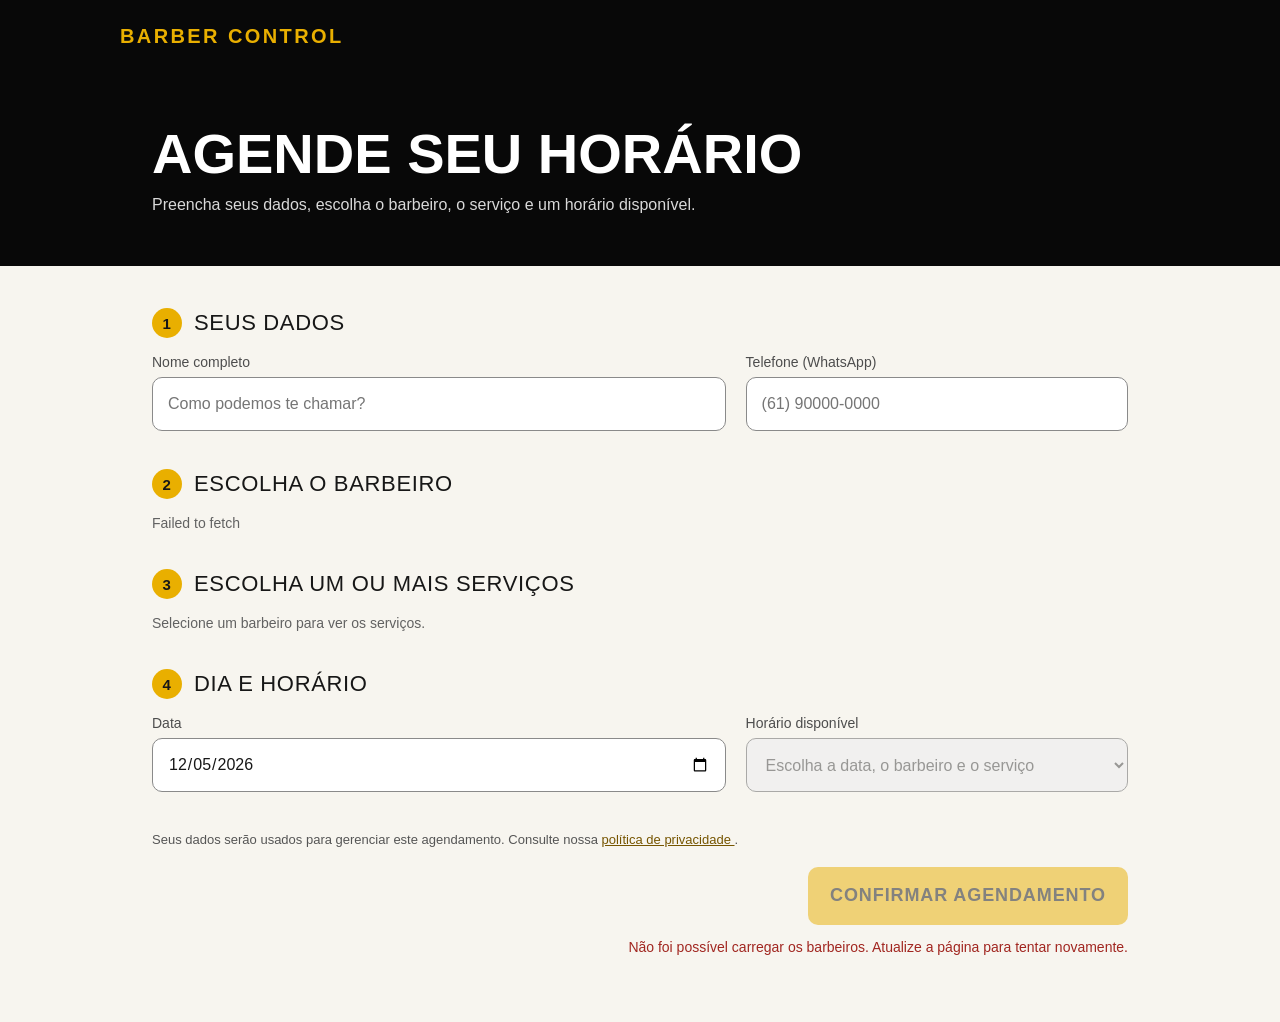
<file: Frontend/agendamento-cliente.html>
<!doctype html>
<html lang="pt-BR">
  <head>
    <meta charset="UTF-8" />
    <meta name="viewport" content="width=device-width, initial-scale=1.0" />
    <meta
      name="description"
      content="Escolha seu barbeiro, serviço e horário para agendar na barbearia."
    />
    <link rel="stylesheet" href="css/agendamento-cliente.css" />
    <title>Agende seu horário</title>
  </head>
  <body>
    <div class="page">
      <nav class="topbar" aria-label="Barbearia">
        <a class="brand" href="home.html" id="nome-barbearia">Barber Control</a>
      </nav>

      <header class="hero">
        <div class="hero-inner">
          <div class="shop-info" id="barbearia-info" hidden>
            <img id="barbearia-foto" alt="Foto da barbearia" hidden />
            <p id="barbearia-endereco"></p>
          </div>
          <h1>Agende seu horário</h1>
          <p>Preencha seus dados, escolha o barbeiro, o serviço e um horário disponível.</p>
        </div>
      </header>

      <main>
        <form id="booking-form" class="booking-form">
          <fieldset class="booking-step">
            <legend><span class="step-number">1</span> Seus dados</legend>
            <div class="customer-fields">
              <div class="field">
                <label for="nome">Nome completo</label>
                <input
                  id="nome"
                  name="nome"
                  type="text"
                  placeholder="Como podemos te chamar?"
                  minlength="2"
                  maxlength="100"
                  autocomplete="name"
                  required
                />
              </div>
              <div class="field">
                <label for="telefone">Telefone (WhatsApp)</label>
                <input
                  id="telefone"
                  name="telefone"
                  type="tel"
                  placeholder="(61) 90000-0000"
                  maxlength="15"
                  autocomplete="tel"
                  required
                />
              </div>
            </div>
          </fieldset>

          <fieldset class="booking-step">
            <legend><span class="step-number">2</span> Escolha o barbeiro</legend>
            <div class="barber-options" id="barbeiros">
              <p class="loading-message">Carregando barbeiros...</p>
            </div>
          </fieldset>

          <fieldset class="booking-step">
            <legend><span class="step-number">3</span> Escolha um ou mais serviços</legend>
            <div class="service-options" id="servicos">
              <p class="loading-message">Selecione um barbeiro para ver os serviços.</p>
            </div>
          </fieldset>

          <fieldset class="booking-step">
            <legend><span class="step-number">4</span> Dia e horário</legend>
            <div class="date-fields">
              <div class="field">
                <label for="data">Data</label>
                <input id="data" name="data" type="date" required />
              </div>
              <div class="field">
                <label for="hora">Horário disponível</label>
                <select id="hora" name="hora" required disabled>
                  <option value="">Escolha a data, o barbeiro e o serviço</option>
                </select>
              </div>
            </div>
          </fieldset>

          <div class="form-footer">
            <p class="privacy-notice">
              Seus dados serão usados para gerenciar este agendamento.
              Consulte nossa
              <a href="politica-privacidade.html?origem=cliente" target="_blank" rel="noopener">
                política de privacidade
              </a>.
            </p>
            <button type="submit" id="btn-agendar" disabled>Confirmar agendamento</button>
            <p id="form-message" role="status" aria-live="polite"></p>
          </div>
        </form>
      </main>
    </div>
    <script src="js/config.js"></script>
    <script src="js/agendamento-cliente.js"></script>
  </body>
</html>
</file>
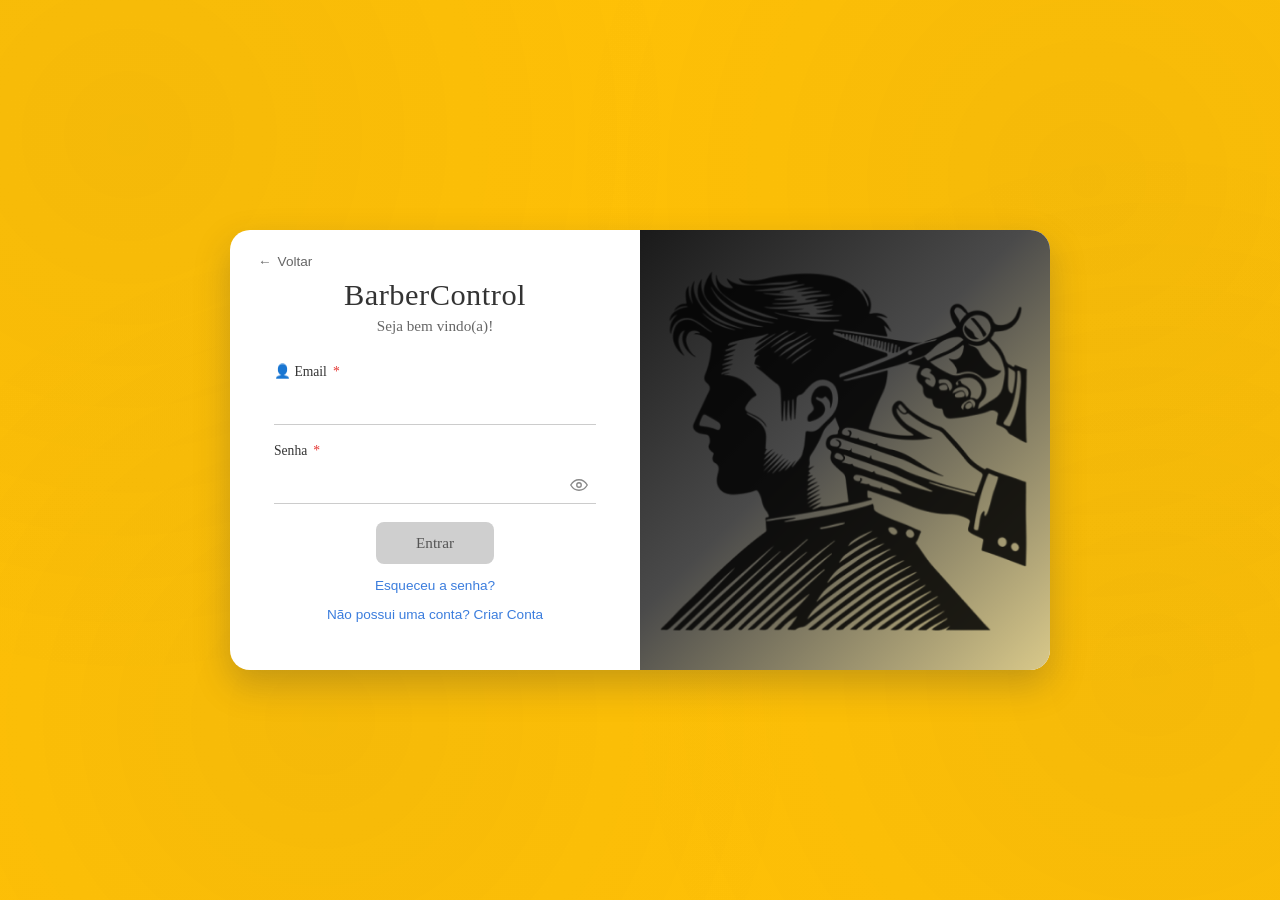
<file: Frontend/agendamento.html>
<!doctype html>
<html lang="pt-BR">
  <head>
    <meta charset="UTF-8" />
    <meta name="viewport" content="width=device-width, initial-scale=1.0" />
    <link
      rel="stylesheet"
      href="https://cdnjs.cloudflare.com/ajax/libs/font-awesome/6.4.0/css/all.min.css"
    />

    <link rel="stylesheet" href="css/style.css" />
    <title>Agendamentos - Barber Control</title>
  </head>
  <body>
    <aside class="sidebar">
      <div class="profile-container">
        <div class="profile-avatar">
          <i class="fa-solid fa-user"></i>
        </div>
        <div class="profile-name" id="profile-name">Fulano</div>
      </div>

      <ul class="nav-menu">
        <li class="nav-item">
          <a href="index.html" class="nav-link"
            ><i class="fa-solid fa-house"></i> Início</a
          >
        </li>
        <li class="nav-item">
          <a href="#" class="nav-link active"
            ><i class="fa-regular fa-calendar-days"></i> Agendamentos</a
          >
        </li>
        <li class="nav-item">
          <a href="servicos.html" class="nav-link"
            ><i class="fa-solid fa-bars"></i> Serviços</a
          >
        </li>
        <li class="nav-item">
          <a href="barbeiros.html" class="nav-link"
            ><i class="fa-solid fa-user-group"></i> Barbeiros</a
          >
        </li>
        <li class="nav-item nav-financeiro">
          <button
            type="button"
            class="nav-link nav-financeiro-toggle"
            aria-expanded="false"
          >
            <i class="fa-solid fa-wallet"></i> Financeiro
            <i
              class="fa-solid fa-chevron-down nav-financeiro-chevron"
              aria-hidden="true"
            ></i>
          </button>
          <ul class="nav-financeiro-submenu">
            <li><a href="financeiro-entradas.html">Entrada</a></li>
            <li><a href="financeiro-saidas.html">Saída</a></li>
          </ul>
        </li>
        <li class="nav-item" style="border: none">
          <a href="login.html" id="btn-logout" class="nav-link"
            ><i class="fa-solid fa-arrow-right-from-bracket"></i> Sair</a
          >
        </li>
      </ul>
    </aside>

    <main class="main-content">
      <div class="conteudo-agendamento">
        <div class="welcome-header">
          <h1>Novo agendamento</h1>
          <p>
            Calendário do mês. Selecione um dia para ver e registrar horários
          </p>
        </div>

        <div class="agendamento-grid">
          <div class="calendario">
            <div class="calendario-header">
              <h2 id="mes-titulo">Agosto 2026</h2>
              <span class="contador" id="total-mes"
                >14 agendamentos no mês</span
              >
            </div>

            <div class="calendario-grid" id="calendario">
              <!-- dias preenchidos via JS -->
            </div>
          </div>

          <div class="coluna-lateral">
            <div class="seletor-agenda-barbeiro">
              <label for="barbeiro-agenda">Agenda do barbeiro</label>
              <select id="barbeiro-agenda" required>
                <option value="todos">Todas as agendas</option>
              </select>
              <p>
                Para criar um agendamento, selecione um barbeiro específico.
              </p>
            </div>
            <div class="novo-agendamento">
              <h3>Novo Agendamento</h3>
              <p class="subtitulo" id="dia-selecionado-label">Dia 14/08/2026</p>

              <form id="form-novo-agendamento">
                <div class="campo">
                  <label for="cliente-nome">Cliente</label>
                  <input type="text" id="cliente-nome" required />
                </div>

                <div class="campo">
                  <label for="horario">Horário</label>
                  <select id="horario"></select>
                </div>

                <fieldset class="campo servicos-multiplos">
                  <legend>Serviços</legend>
                  <div class="servicos-opcoes" id="servicos-opcoes"></div>
                </fieldset>

                <button type="submit" class="btn-agendar">+ Agendar</button>
              </form>
            </div>

            <div class="agenda-do-dia">
              <h3 id="agenda-dia-titulo">Agenda do dia 14/08</h3>
              <div class="agenda-lista" id="agenda-lista">
                <p class="agenda-vazia">
                  Nenhum horário agendado para este dia.
                </p>
              </div>
            </div>

            <div class="agenda-do-dia">
              <h3>Horários indisponíveis</h3>
              <form id="form-bloqueio">
                <div class="campo-linha">
                  <div class="campo">
                    <label for="bloqueio-inicio">Das</label>
                    <select id="bloqueio-inicio"></select>
                  </div>
                  <div class="campo">
                    <label for="bloqueio-fim">Até</label>
                    <select id="bloqueio-fim"></select>
                  </div>
                </div>
                <button type="submit" class="btn-agendar">Bloquear horário</button>
              </form>
              <div class="agenda-lista" id="bloqueios-lista" style="margin-top: 14px"></div>
            </div>

            <div
              class="modal"
              id="modal-edicao"
              role="dialog"
              aria-modal="true"
              aria-labelledby="modal-edicao-titulo"
            >
              <div class="modal-content modal-edicao-content">
                <h3 id="modal-edicao-titulo">Editar agendamento</h3>
                <form id="form-edicao-agendamento">
                  <div class="campo">
                    <label for="edicao-cliente-nome">Cliente</label>
                    <input type="text" id="edicao-cliente-nome" required />
                  </div>
                  <fieldset class="campo servicos-multiplos">
                    <legend>Serviços</legend>
                    <div
                      class="servicos-opcoes"
                      id="edicao-servicos-opcoes"
                    ></div>
                  </fieldset>
                  <div class="campo">
                    <label for="edicao-data-hora">Data e horário</label>
                    <input
                      type="datetime-local"
                      id="edicao-data-hora"
                      required
                    />
                  </div>
                  <div class="modal-actions">
                    <button
                      type="button"
                      class="btn-cancel"
                      id="btn-cancelar-edicao"
                    >
                      Cancelar
                    </button>
                    <button
                      type="submit"
                      class="btn-save"
                      id="btn-salvar-edicao"
                    >
                      Salvar
                    </button>
                  </div>
                </form>
              </div>
            </div>

            <div
              class="modal"
              id="modal-conclusao"
              role="dialog"
              aria-modal="true"
              aria-labelledby="modal-conclusao-titulo"
            >
              <div class="modal-content modal-edicao-content">
                <h3 id="modal-conclusao-titulo">Concluir atendimento</h3>
                <p>
                  Escolha a forma de pagamento para registrar esta entrada no
                  financeiro.
                </p>
                <form id="form-conclusao">
                  <div class="campo">
                    <label for="conclusao-forma-pagamento"
                      >Forma de pagamento</label
                    >
                    <select id="conclusao-forma-pagamento" required>
                      <option value="">Selecione</option>
                      <option value="DINHEIRO">Dinheiro</option>
                      <option value="PIX">Pix</option>
                      <option value="DEBITO">Débito</option>
                      <option value="CREDITO">Crédito</option>
                    </select>
                  </div>
                  <p
                    class="servico-form-erro"
                    id="conclusao-feedback"
                    role="alert"
                  ></p>
                  <div class="modal-actions">
                    <button
                      type="button"
                      class="btn-cancel"
                      id="btn-cancelar-conclusao"
                    >
                      Cancelar
                    </button>
                    <button
                      type="submit"
                      class="btn-save"
                      id="btn-confirmar-conclusao"
                    >
                      Concluir atendimento
                    </button>
                  </div>
                </form>
              </div>
            </div>
          </div>
        </div>
      </div>
    </main>

    <script src="js/config.js"></script>
    <script src="js/api.js"></script>
    <script src="js/sidebar-barbearia.js"></script>
    <script src="js/menu-financeiro.js"></script>
    <script src="js/agendamento.js"></script>
  </body>
</html>
</file>
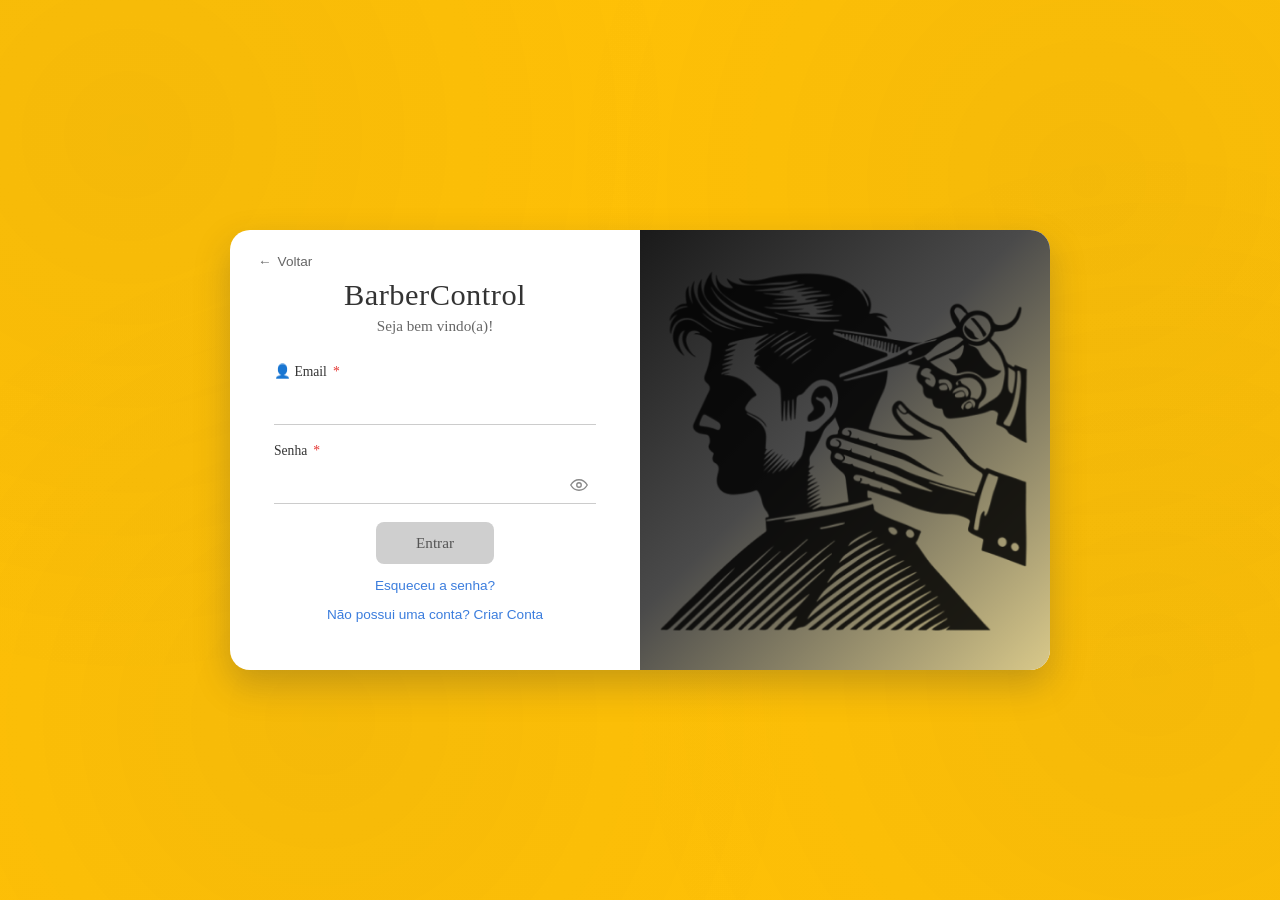
<file: Frontend/barbeiros.html>
<!doctype html>
<html lang="pt-BR">
  <head>
    <meta charset="UTF-8" />
    <meta name="viewport" content="width=device-width, initial-scale=1.0" />
    <link
      rel="stylesheet"
      href="https://cdnjs.cloudflare.com/ajax/libs/font-awesome/6.4.0/css/all.min.css"
    />
    <link rel="stylesheet" href="css/style.css" />
    <title>Barbeiros - Barber Control</title>
  </head>
  <body>
    <aside class="sidebar">
      <div class="profile-container">
        <div class="profile-avatar"><i class="fa-solid fa-user"></i></div>
        <div class="profile-name" id="profile-name">Barbearia</div>
      </div>
      <ul class="nav-menu">
        <li class="nav-item">
          <a href="index.html" class="nav-link"
            ><i class="fa-solid fa-house"></i> Início</a
          >
        </li>
        <li class="nav-item">
          <a href="agendamento.html" class="nav-link"
            ><i class="fa-regular fa-calendar-days"></i> Agendamentos</a
          >
        </li>
        <li class="nav-item">
          <a href="servicos.html" class="nav-link"
            ><i class="fa-solid fa-bars"></i> Serviços</a
          >
        </li>
        <li class="nav-item">
          <a href="barbeiros.html" class="nav-link active"
            ><i class="fa-solid fa-user-group"></i> Barbeiros</a
          >
        </li>
        <li class="nav-item nav-financeiro">
          <button
            type="button"
            class="nav-link nav-financeiro-toggle"
            aria-expanded="false"
          >
            <i class="fa-solid fa-wallet"></i> Financeiro
            <i
              class="fa-solid fa-chevron-down nav-financeiro-chevron"
              aria-hidden="true"
            ></i>
          </button>
          <ul class="nav-financeiro-submenu">
            <li><a href="financeiro-entradas.html">Entrada</a></li>
            <li><a href="financeiro-saidas.html">Saída</a></li>
          </ul>
        </li>
        <li class="nav-item" style="border: none">
          <a href="login.html" id="btn-logout" class="nav-link"
            ><i class="fa-solid fa-arrow-right-from-bracket"></i> Sair</a
          >
        </li>
      </ul>
    </aside>

    <main class="main-content">
      <section class="servicos-page">
        <div class="welcome-header">
          <h1>Barbeiros</h1>
          <p>
            Cadastre os profissionais da sua barbearia para organizar as
            agendas.
          </p>
        </div>
        <div class="servicos-panel">
          <div class="servicos-toolbar">
            <span></span>
            <button
              type="button"
              class="btn-servico-principal"
              id="btn-adicionar-barbeiro"
            >
              <i class="fa-solid fa-plus"></i> Adicionar barbeiro
            </button>
          </div>
          <div class="servicos-table-wrap">
            <table class="servicos-table">
              <thead>
                <tr>
                  <th>Nome</th>
                  <th>E-mail</th>
                  <th>Telefone</th>
                  <th>CPF</th>
                  <th>Ações</th>
                </tr>
              </thead>
              <tbody id="lista-barbeiros"></tbody>
            </table>
            <p class="servicos-vazio" id="barbeiros-vazio">
              Nenhum barbeiro cadastrado.
            </p>
          </div>
        </div>

        <div class="servicos-panel" style="margin-top: 24px">
          <h3 style="margin: 0 20px 16px">Dados da barbearia</h3>
          <form id="form-barbearia" style="margin: 0 20px">
            <div class="campo-servico">
              <label for="barbearia-endereco">Localização (endereço)</label>
              <input
                type="text"
                id="barbearia-endereco"
                maxlength="255"
                placeholder="Rua, número, bairro, cidade"
              />
            </div>
            <div class="campo-servico">
              <label for="barbearia-foto">Foto da barbearia</label>
              <input
                type="file"
                id="barbearia-foto"
                accept="image/png,image/jpeg,image/webp"
              />
              <img
                id="barbearia-preview"
                alt="Foto da barbearia"
                style="display: none; max-width: 280px; margin-top: 10px; border-radius: 10px"
              />
              <button
                type="button"
                class="btn-cancel"
                id="barbearia-remover-foto"
                style="margin-top: 8px"
              >
                Remover foto
              </button>
            </div>
            <p class="servico-form-erro" id="barbearia-msg" role="status"></p>
            <button type="submit" class="btn-save">Salvar dados da barbearia</button>
          </form>
        </div>
      </section>
    </main>

    <div
      class="modal"
      id="modal-barbeiro"
      role="dialog"
      aria-modal="true"
      aria-labelledby="modal-barbeiro-titulo"
    >
      <div class="modal-content servico-modal-content">
        <h3 id="modal-barbeiro-titulo">Adicionar barbeiro</h3>
        <form id="form-barbeiro">
          <div class="campo-servico">
            <label for="barbeiro-nome">Nome</label>
            <input
              type="text"
              id="barbeiro-nome"
              required
              maxlength="120"
              autocomplete="name"
            />
          </div>
          <div class="campo-servico">
            <label for="barbeiro-email">E-mail (usado no login)</label>
            <input
              type="email"
              id="barbeiro-email"
              required
              maxlength="160"
              autocomplete="off"
            />
          </div>
          <div class="campo-servico">
            <label for="barbeiro-senha">Senha</label>
            <input
              type="password"
              id="barbeiro-senha"
              minlength="8"
              autocomplete="new-password"
            />
          </div>
          <div class="campo-servico">
            <label for="barbeiro-telefone">Telefone</label>
            <input
              type="tel"
              id="barbeiro-telefone"
              required
              maxlength="15"
              autocomplete="tel"
              placeholder="(11) 99999-9999"
            />
          </div>
          <div class="campo-servico">
            <label for="barbeiro-cpf">CPF</label>
            <input
              type="text"
              id="barbeiro-cpf"
              required
              maxlength="14"
              inputmode="numeric"
              autocomplete="off"
              placeholder="000.000.000-00"
            />
          </div>
          <p class="servico-form-erro" id="barbeiro-form-erro" role="alert"></p>
          <div class="modal-actions">
            <button type="button" class="btn-cancel" id="btn-cancelar-barbeiro">
              Cancelar
            </button>
            <button type="submit" class="btn-save" id="btn-salvar-barbeiro">
              Salvar
            </button>
          </div>
        </form>
      </div>
    </div>

    <script src="js/config.js"></script>
    <script src="js/api.js"></script>
    <script src="js/sidebar-barbearia.js"></script>
    <script src="js/menu-financeiro.js"></script>
    <script src="js/barbeiros.js"></script>
    <script src="js/barbearia.js"></script>
  </body>
</html>
</file>
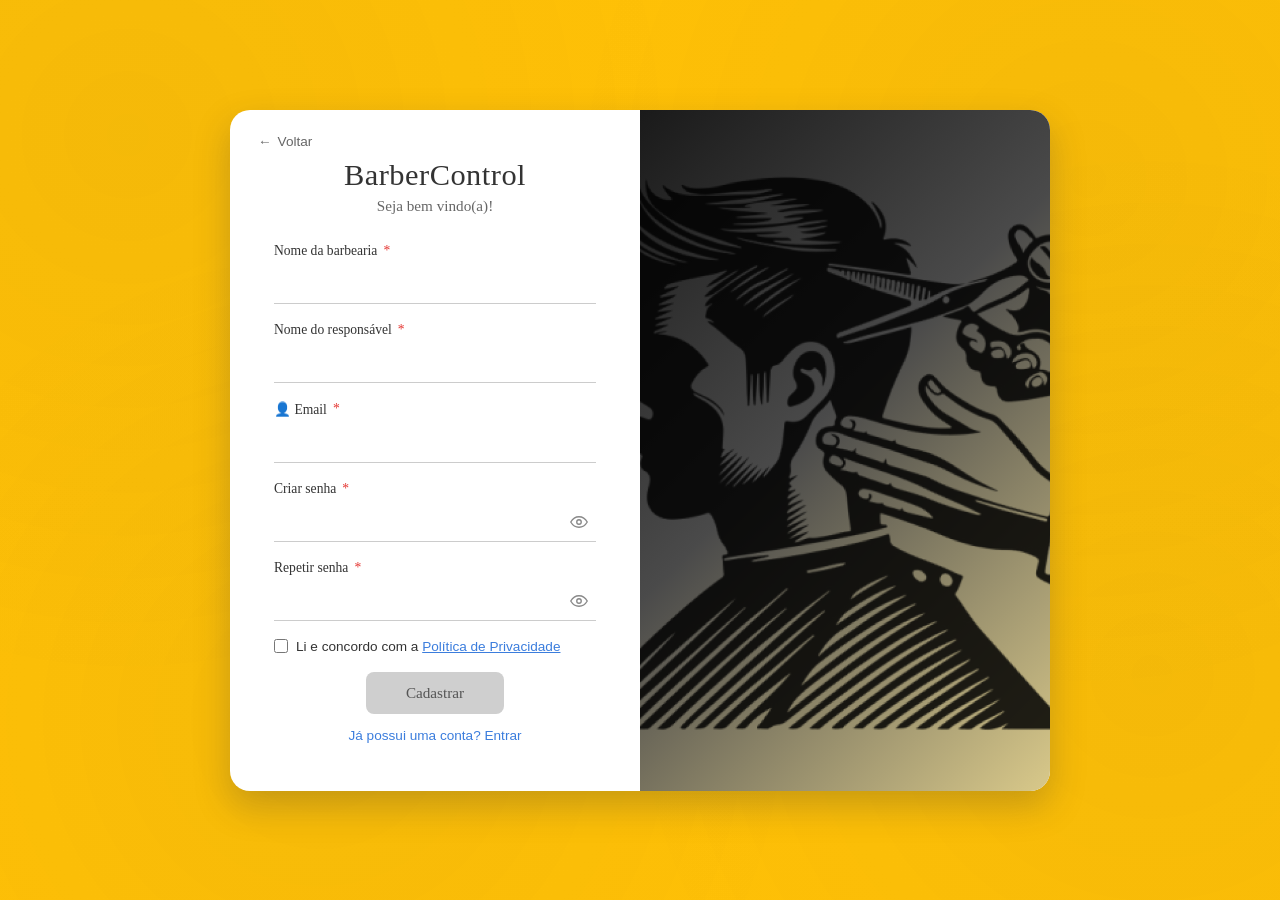
<file: Frontend/criar-conta.html>
<!doctype html>
<html lang="pt-BR">
  <head>
    <meta charset="UTF-8" />
    <meta name="viewport" content="width=device-width, initial-scale=1.0" />
    <title>BarberControl - Cadastro</title>
    <style>
      :root {
        --color-primary: #ffc107;
        --color-white: #ffffff;
        --color-dark: #333333;
      }

      * {
        margin: 0;
        padding: 0;
        box-sizing: border-box;
      }

      body {
        font-family: Georgia, "Times New Roman", serif;
        background-color: var(--color-primary);
        min-height: 100vh;
        display: flex;
        align-items: center;
        justify-content: center;
        padding: 40px 20px;
      }

      body::before {
        content: "";
        position: fixed;
        inset: 0;
        background-image:
          radial-gradient(
            circle at 10% 15%,
            rgba(51, 51, 51, 0.05) 0,
            transparent 40%
          ),
          radial-gradient(
            circle at 85% 20%,
            rgba(51, 51, 51, 0.05) 0,
            transparent 40%
          ),
          radial-gradient(
            circle at 25% 80%,
            rgba(51, 51, 51, 0.05) 0,
            transparent 40%
          ),
          radial-gradient(
            circle at 90% 75%,
            rgba(51, 51, 51, 0.05) 0,
            transparent 40%
          );
        pointer-events: none;
        z-index: 0;
      }

      .card {
        position: relative;
        z-index: 1;
        display: flex;
        width: 100%;
        max-width: 820px;
        min-height: 400px;
        background: var(--color-white);
        border-radius: 20px;
        overflow: hidden;
        box-shadow: 0 15px 35px rgba(51, 51, 51, 0.25);
      }

      .form-side {
        position: relative;
        flex: 1 1 50%;
        padding: 48px 44px;
        display: flex;
        flex-direction: column;
        justify-content: center;
      }

      .brand {
        text-align: center;
        margin-bottom: 28px;
      }

      .brand h1 {
        font-size: 1.9rem;
        font-weight: 400;
        color: var(--color-dark);
        letter-spacing: 0.5px;
      }

      .brand p {
        margin-top: 4px;
        font-size: 0.95rem;
        color: #666;
      }

      .field {
        margin-bottom: 18px;
      }

      .field label {
        display: flex;
        align-items: center;
        gap: 6px;
        font-size: 0.85rem;
        color: var(--color-dark);
        margin-bottom: 6px;
      }

      .required {
        color: #e53935;
      }

      .input-wrap {
        position: relative;
      }

      .input-wrap input {
        width: 100%;
        padding: 10px 36px 10px 12px;
        border: none;
        border-bottom: 1.5px solid #ccc;
        font-family: inherit;
        font-size: 0.95rem;
        color: var(--color-dark);
        background: transparent;
        outline: none;
        transition: border-color 0.15s ease;
      }

      .input-wrap input:focus {
        border-bottom-color: var(--color-primary);
      }

      .toggle-visibility {
        position: absolute;
        right: 4px;
        top: 50%;
        transform: translateY(-50%);
        background: none;
        border: none;
        cursor: pointer;
        color: #888;
        padding: 4px;
        display: flex;
        align-items: center;
        justify-content: center;
      }

      .toggle-visibility:hover {
        color: var(--color-dark);
      }

      .toggle-visibility svg {
        width: 18px;
        height: 18px;
        display: block;
      }

      .toggle-visibility .icon-off {
        display: none;
      }

      .toggle-visibility.is-visible .icon-on {
        display: none;
      }

      .toggle-visibility.is-visible .icon-off {
        display: block;
      }

      .field-checkbox {
        display: flex;
        align-items: center;
        gap: 8px;
        font-size: 0.85rem;
        color: #333;
        margin-bottom: 18px;
        font-family: "Segoe UI", Tahoma, Geneva, Verdana, sans-serif;
      }

      .field-checkbox input[type="checkbox"] {
        width: 14px;
        height: 14px;
        cursor: pointer;
        accent-color: #3b7ddd;
      }

      .field-checkbox label {
        margin-bottom: 0;
        cursor: pointer;
      }

      .field-checkbox a {
        color: #3b7ddd;
        text-decoration: underline;
      }

      .form-erro {
        display: none;
        font-size: 0.85rem;
        color: #c0392b;
        background: rgba(192, 57, 43, 0.08);
        border: 1px solid rgba(192, 57, 43, 0.25);
        border-radius: 6px;
        padding: 7px 10px;
        margin-bottom: 12px;
      }

      .form-erro.visivel {
        display: block;
      }

      .submit-btn {
        display: block;
        margin: 8px auto 0;
        padding: 12px 40px;
        background: #cfcfcf;
        color: #555;
        border: none;
        border-radius: 8px;
        font-family: inherit;
        font-size: 0.95rem;
        cursor: pointer;
        transition:
          background-color 0.15s ease,
          color 0.15s ease;
      }

      .submit-btn:hover {
        background: var(--color-primary);
        color: var(--color-dark);
      }

      .account-link {
        display: block;
        margin-top: 14px;
        color: #3b7ddd;
        font-family: "Segoe UI", Tahoma, Geneva, Verdana, sans-serif;
        font-size: 0.85rem;
        text-align: center;
        text-decoration: none;
      }

      .back-home {
        position: absolute;
        top: 18px;
        left: 20px;
        display: inline-flex;
        align-items: center;
        gap: 6px;
        padding: 6px 8px;
        color: #666;
        font-family: "Segoe UI", Tahoma, Geneva, Verdana, sans-serif;
        font-size: 0.85rem;
        text-decoration: none;
      }

      .back-home:hover {
        color: var(--color-dark);
        text-decoration: underline;
      }

      .image-side {
        flex: 1 1 50%;
        position: relative;
        background: linear-gradient(
          135deg,
          #1a1a1a 0%,
          #4a4a4a 45%,
          #d9c98a 100%
        );
        display: flex;
        align-items: center;
        justify-content: center;
      }

      .image-side img {
        width: 100%;
        height: 100%;
        object-fit: cover;
        mix-blend-mode: multiply;
        opacity: 0.95;
      }

      @media (max-width: 720px) {
        .card {
          flex-direction: column;
          max-width: 420px;
        }

        .image-side {
          min-height: 220px;
          order: -1;
        }

        .form-side {
          padding: 36px 28px;
        }
      }
    </style>
  </head>
  <body>
    <div class="card">
      <div class="form-side">
        <div class="brand">
          <h1>BarberControl</h1>
          <p>Seja bem vindo(a)!</p>
        </div>

        <form id="form-cadastro">
          <div class="field">
            <label for="nome-barbearia"
              >Nome da barbearia <span class="required">*</span></label
            >
            <div class="input-wrap">
              <input
                type="text"
                id="nome-barbearia"
                name="nome-barbearia"
                maxlength="120"
                required
              />
            </div>
          </div>

          <div class="field">
            <label for="nome-responsavel"
              >Nome do responsável <span class="required">*</span></label
            >
            <div class="input-wrap">
              <input
                type="text"
                id="nome-responsavel"
                name="nome-responsavel"
                autocomplete="name"
                maxlength="120"
                required
              />
            </div>
          </div>

          <div class="field">
            <label for="email">👤 Email <span class="required">*</span></label>
            <div class="input-wrap">
              <input type="email" id="email" name="email" required />
            </div>
          </div>

          <div class="field">
            <label for="senha"
              >Criar senha <span class="required">*</span></label
            >
            <div class="input-wrap">
              <input
                type="password"
                id="senha"
                name="senha"
                minlength="8"
                required
              />
              <button
                type="button"
                class="toggle-visibility"
                data-target="senha"
                aria-label="Mostrar senha"
              >
                <svg
                  class="icon-on"
                  viewBox="0 0 24 24"
                  fill="none"
                  stroke="currentColor"
                  stroke-width="1.8"
                  stroke-linecap="round"
                  stroke-linejoin="round"
                >
                  <path d="M1 12s4-7 11-7 11 7 11 7-4 7-11 7-11-7-11-7z"></path>
                  <circle cx="12" cy="12" r="3"></circle>
                </svg>
                <svg
                  class="icon-off"
                  viewBox="0 0 24 24"
                  fill="none"
                  stroke="currentColor"
                  stroke-width="1.8"
                  stroke-linecap="round"
                  stroke-linejoin="round"
                >
                  <path
                    d="M17.94 17.94A10.94 10.94 0 0 1 12 19c-7 0-11-7-11-7a20.6 20.6 0 0 1 5.06-5.94M9.9 4.24A10.6 10.6 0 0 1 12 4c7 0 11 7 11 7a20.6 20.6 0 0 1-2.16 3.19m-6.72-1.07a3 3 0 1 1-4.24-4.24"
                  ></path>
                  <line x1="1" y1="1" x2="23" y2="23"></line>
                </svg>
              </button>
            </div>
          </div>

          <div class="field">
            <label for="repetir-senha"
              >Repetir senha <span class="required">*</span></label
            >
            <div class="input-wrap">
              <input
                type="password"
                id="repetir-senha"
                name="repetir-senha"
                required
              />
              <button
                type="button"
                class="toggle-visibility"
                data-target="repetir-senha"
                aria-label="Mostrar senha"
              >
                <svg
                  class="icon-on"
                  viewBox="0 0 24 24"
                  fill="none"
                  stroke="currentColor"
                  stroke-width="1.8"
                  stroke-linecap="round"
                  stroke-linejoin="round"
                >
                  <path d="M1 12s4-7 11-7 11 7 11 7-4 7-11 7-11-7-11-7z"></path>
                  <circle cx="12" cy="12" r="3"></circle>
                </svg>
                <svg
                  class="icon-off"
                  viewBox="0 0 24 24"
                  fill="none"
                  stroke="currentColor"
                  stroke-width="1.8"
                  stroke-linecap="round"
                  stroke-linejoin="round"
                >
                  <path
                    d="M17.94 17.94A10.94 10.94 0 0 1 12 19c-7 0-11-7-11-7a20.6 20.6 0 0 1 5.06-5.94M9.9 4.24A10.6 10.6 0 0 1 12 4c7 0 11 7 11 7a20.6 20.6 0 0 1-2.16 3.19m-6.72-1.07a3 3 0 1 1-4.24-4.24"
                  ></path>
                  <line x1="1" y1="1" x2="23" y2="23"></line>
                </svg>
              </button>
            </div>
          </div>

          <!-- CHECKBOX DA POLÍTICA DE PRIVACIDADE ADICIONADO AQUI -->
          <div class="field-checkbox">
            <input type="checkbox" id="aceite-lgpd" required />
            <label for="aceite-lgpd">
              Li e concordo com a
              <a href="politica-privacidade.html" target="_blank"
                >Política de Privacidade</a
              >
            </label>
          </div>

          <p id="form-erro" role="alert" aria-live="polite"></p>
          <button type="submit" class="submit-btn" id="btn-cadastrar">
            Cadastrar
          </button>
        </form>
        <a href="login.html" class="account-link"
          >Já possui uma conta? Entrar</a
        >
        <a href="index.html" class="back-home"
          ><span aria-hidden="true">&larr;</span> Voltar</a
        >
      </div>

      <div class="image-side">
        <img
          src="imgs/barber-image.png"
          alt="Ilustração de barbeiro cortando cabelo"
        />
      </div>
    </div>

    <script src="js/config.js"></script>
    <script src="js/api.js"></script>
    <script src="js/cadastro.js"></script>
  </body>
</html>
</file>
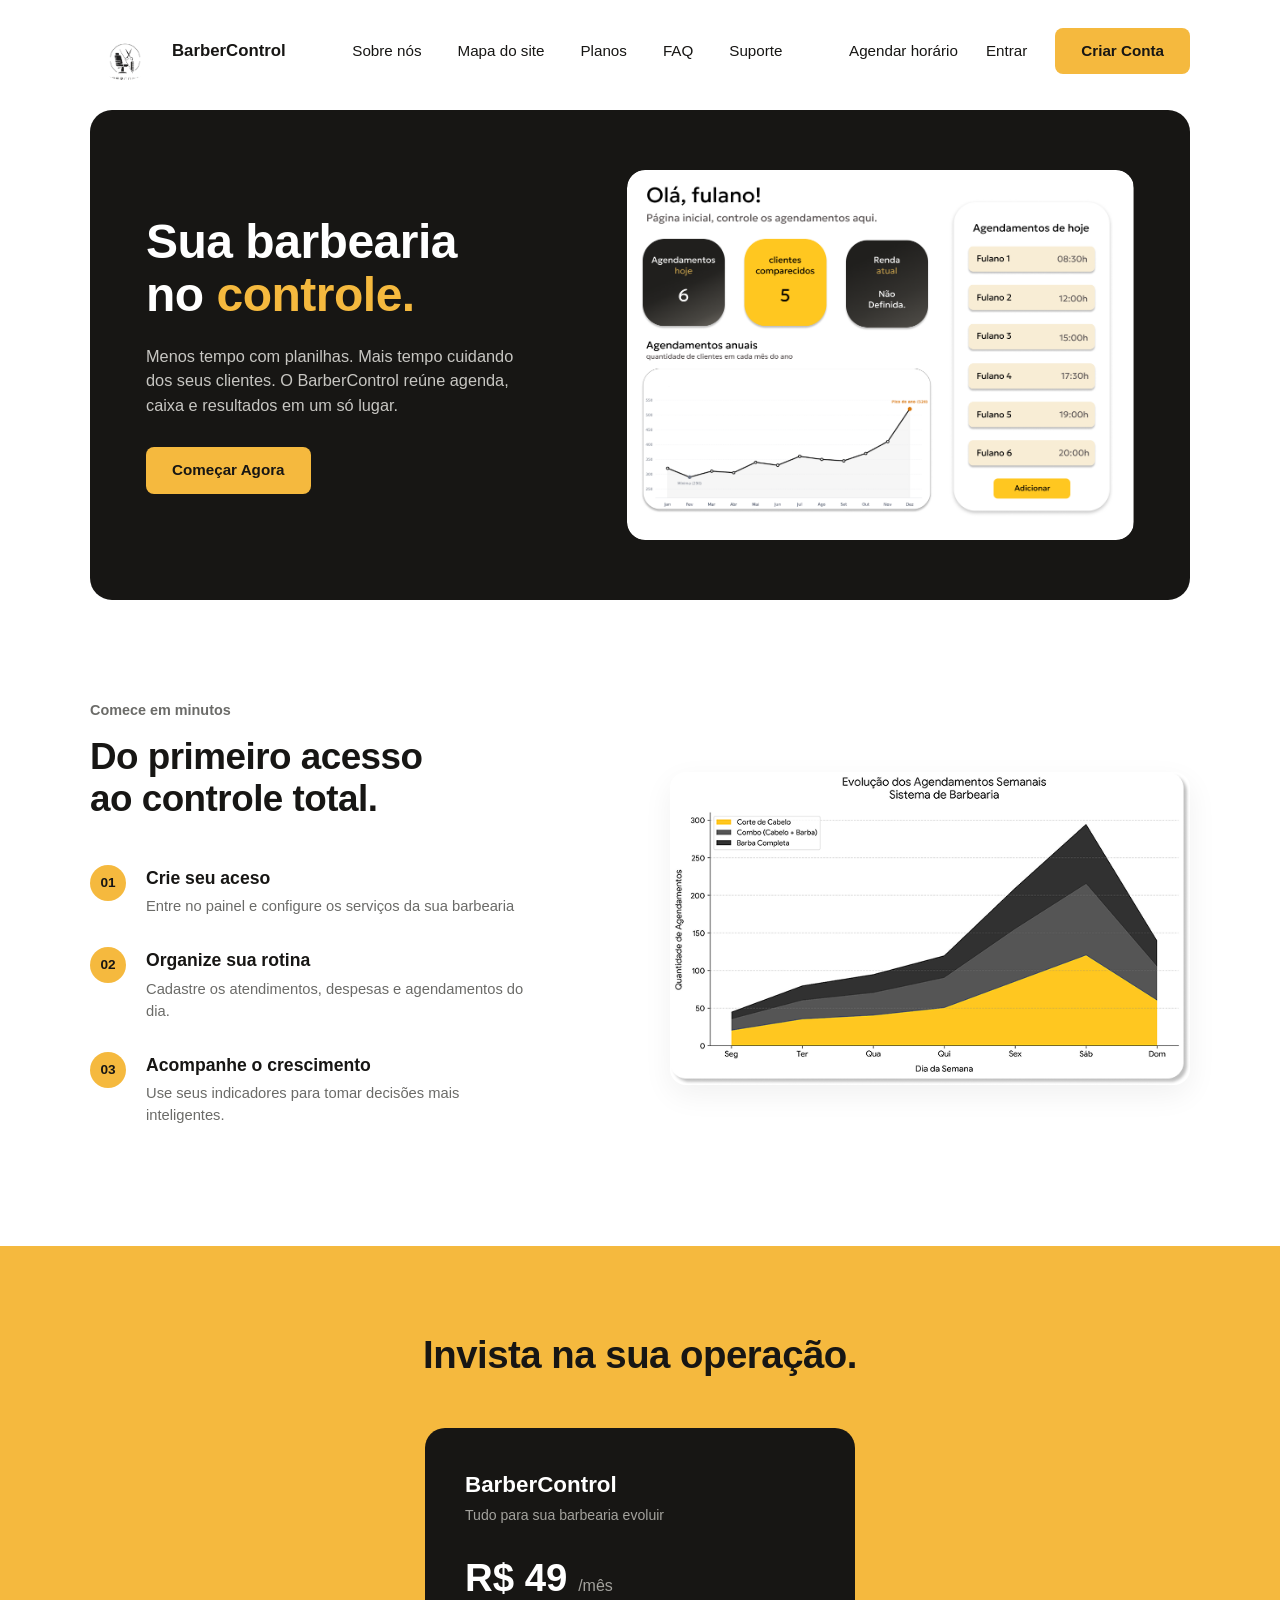
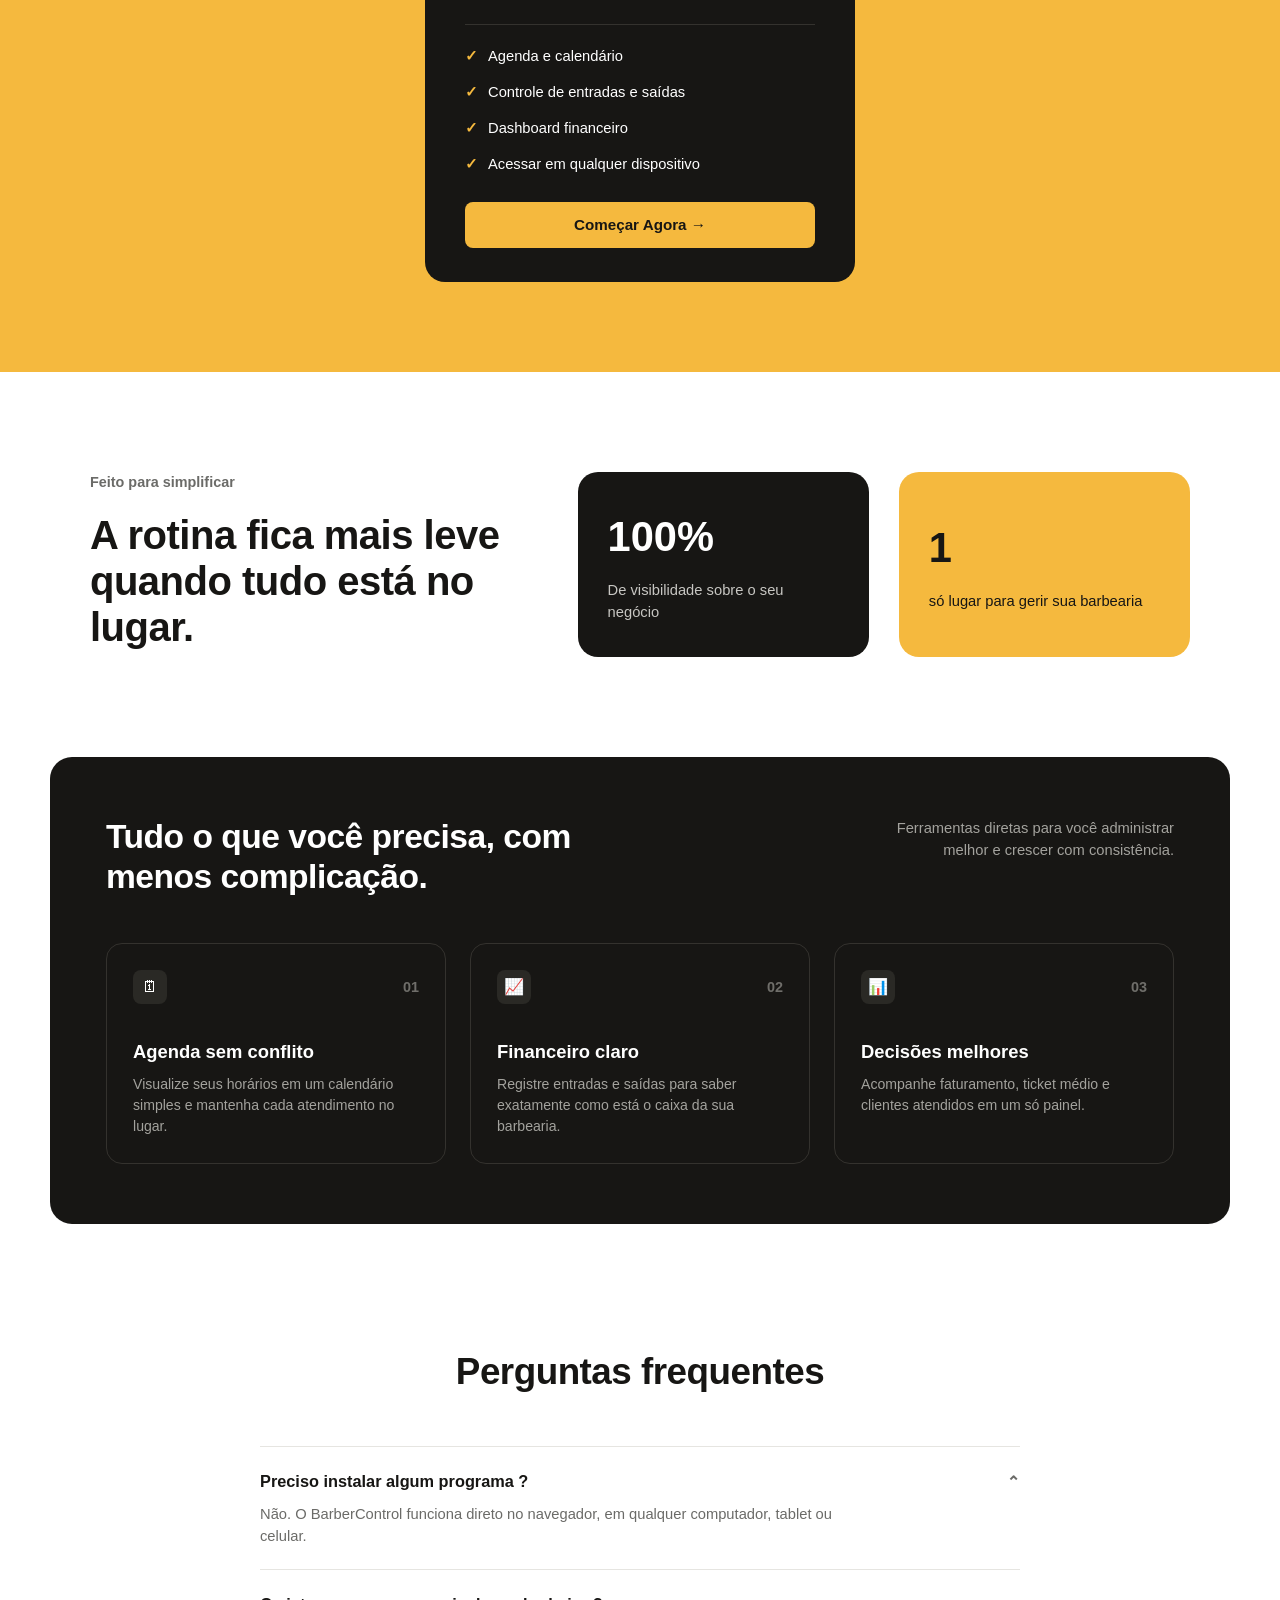
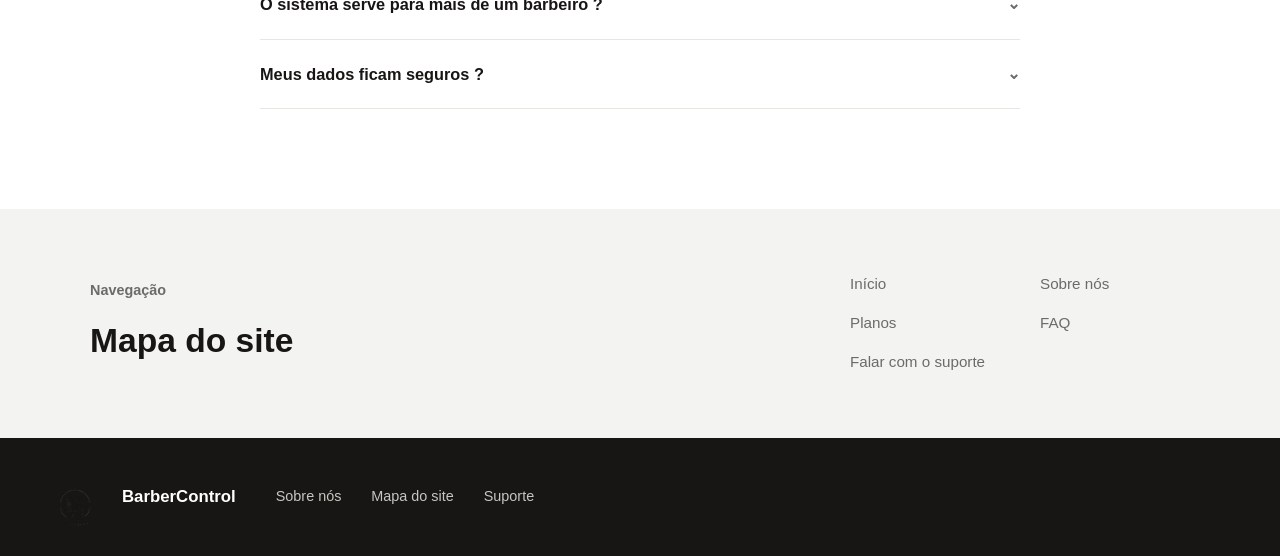
<file: Frontend/home.html>
<!doctype html>
<html lang="pt-BR">
  <head>
    <meta charset="UTF-8" />
    <meta name="viewport" content="width=device-width, initial-scale=1.0" />
    <title>BarberControl — Sua barbearia no controle</title>
    <link rel="stylesheet" href="css/home_sobrenos.css" />
  </head>
  <body>
    <!-- HEADER -->
    <header>
      <div class="logo">
        <img src="imgs/logo-barbearia.png" alt="" /><span>BarberControl</span>
      </div>
      <nav class="main-nav">
        <ul>
          <li><a href="sobre_nos.html">Sobre nós</a></li>
          <li><a href="#mapa-site">Mapa do site</a></li>
          <li><a href="#planos">Planos</a></li>
          <li><a href="#faq-section">FAQ</a></li>
          <li><a href="mailto:suporte@barbercontrol.com">Suporte</a></li>
        </ul>
      </nav>
      <div class="header-right">
        <a href="agendamento-cliente.html">Agendar horário</a>
        <a href="login.html">Entrar</a>
        <a href="criar-conta.html" class="btn-primary">Criar Conta</a>
      </div>
    </header>

    <!-- HERO -->
    <section class="container">
      <div class="hero">
        <div>
          <h1>Sua barbearia<br />no <span class="accent">controle.</span></h1>
          <p>
            Menos tempo com planilhas. Mais tempo cuidando dos seus clientes. O
            BarberControl reúne agenda, caixa e resultados em um só lugar.
          </p>
          <a href="criar-conta.html" class="btn-primary">Começar Agora</a>
        </div>

        <div class="dash-image">
          <img
            src="imgs/home.png"
            alt="Print do painel do BarberControl mostrando agendamentos do dia, indicadores e gráfico anual"
          />
        </div>
      </div>
    </section>

    <!-- STEPS -->
    <section class="steps-section">
      <div class="container">
        <div>
          <div class="eyebrow">Comece em minutos</div>
          <h2>Do primeiro acesso<br />ao controle total.</h2>

          <div class="step">
            <div class="step-num">01</div>
            <div>
              <h3>Crie seu aceso</h3>
              <p>Entre no painel e configure os serviços da sua barbearia</p>
            </div>
          </div>
          <div class="step">
            <div class="step-num">02</div>
            <div>
              <h3>Organize sua rotina</h3>
              <p>Cadastre os atendimentos, despesas e agendamentos do dia.</p>
            </div>
          </div>
          <div class="step">
            <div class="step-num">03</div>
            <div>
              <h3>Acompanhe o crescimento</h3>
              <p>Use seus indicadores para tomar decisões mais inteligentes.</p>
            </div>
          </div>
        </div>

        <div class="chart-image">
          <img
            src="imgs/grafico_montanha_barbearia 2.png"
            alt="Gráfico de área mostrando a evolução dos agendamentos semanais por tipo de serviço: corte de cabelo, combo e barba completa"
          />
        </div>
      </div>
    </section>

    <!-- PRICING -->
    <section id="planos" class="pricing-band">
      <div class="container">
        <h2>Invista na sua operação.</h2>
        <div class="price-card">
          <h3>BarberControl</h3>
          <div class="tagline">Tudo para sua barbearia evoluir</div>
          <div class="price">R$ 49 <span>/mês</span></div>
          <hr />
          <ul>
            <li><span class="check">✓</span> Agenda e calendário</li>
            <li><span class="check">✓</span> Controle de entradas e saídas</li>
            <li><span class="check">✓</span> Dashboard financeiro</li>
            <li>
              <span class="check">✓</span> Acessar em qualquer dispositivo
            </li>
          </ul>
          <a href="criar-conta.html" class="btn-primary">Começar Agora →</a>
        </div>
      </div>
    </section>

    <!-- SIMPLIFY -->
    <section class="simplify-section">
      <div class="container">
        <div class="simplify-text">
          <div class="eyebrow">Feito para simplificar</div>
          <h2>A rotina fica mais leve quando tudo está no lugar.</h2>
        </div>
        <div class="stat-tile dark">
          <div class="big">100%</div>
          <p>De visibilidade sobre o seu negócio</p>
        </div>
        <div class="stat-tile yellow">
          <div class="big">1</div>
          <p>só lugar para gerir sua barbearia</p>
        </div>
      </div>
    </section>

    <!-- FEATURES -->
    <section class="features-section">
      <div class="features-header">
        <h2>Tudo o que você precisa, com menos complicação.</h2>
        <p>
          Ferramentas diretas para você administrar melhor e crescer com
          consistência.
        </p>
      </div>
      <div class="feature-cards">
        <div class="feature-card">
          <div class="top-row">
            <div class="icon">🗓</div>
            <div class="num">01</div>
          </div>
          <h3>Agenda sem conflito</h3>
          <p>
            Visualize seus horários em um calendário simples e mantenha cada
            atendimento no lugar.
          </p>
        </div>
        <div class="feature-card">
          <div class="top-row">
            <div class="icon">📈</div>
            <div class="num">02</div>
          </div>
          <h3>Financeiro claro</h3>
          <p>
            Registre entradas e saídas para saber exatamente como está o caixa
            da sua barbearia.
          </p>
        </div>
        <div class="feature-card">
          <div class="top-row">
            <div class="icon">📊</div>
            <div class="num">03</div>
          </div>
          <h3>Decisões melhores</h3>
          <p>
            Acompanhe faturamento, ticket médio e clientes atendidos em um só
            painel.
          </p>
        </div>
      </div>
    </section>

    <!-- FAQ -->
    <section id="faq-section" class="faq-section">
      <div class="container">
        <h2>Perguntas frequentes</h2>
        <div class="faq-list">
          <div class="faq-item open">
            <div
              class="faq-question"
              onclick="this.parentElement.classList.toggle('open')"
            >
              Preciso instalar algum programa ?
              <span class="chevron">⌄</span>
            </div>
            <div class="faq-answer">
              Não. O BarberControl funciona direto no navegador, em qualquer
              computador, tablet ou celular.
            </div>
          </div>
          <div class="faq-item">
            <div
              class="faq-question"
              onclick="this.parentElement.classList.toggle('open')"
            >
              O sistema serve para mais de um barbeiro ?
              <span class="chevron">⌄</span>
            </div>
            <div class="faq-answer">
              Sim. Você pode cadastrar quantos profissionais quiser e organizar
              a agenda de cada um.
            </div>
          </div>
          <div class="faq-item">
            <div
              class="faq-question"
              onclick="this.parentElement.classList.toggle('open')"
            >
              Meus dados ficam seguros ?
              <span class="chevron">⌄</span>
            </div>
            <div class="faq-answer">
              Sim. Seus dados são armazenados com criptografia e acessíveis
              apenas por você.
            </div>
          </div>
        </div>
      </div>
    </section>

    <!-- SITE MAP -->
    <section id="mapa-site" class="site-map-section">
      <div class="container">
        <div>
          <div class="eyebrow">Navegação</div>
          <h2>Mapa do site</h2>
        </div>
        <nav aria-label="Mapa do site">
          <a href="index.html">Início</a>
          <a href="sobre_nos.html">Sobre nós</a>
          <a href="#planos">Planos</a>
          <a href="#faq-section">FAQ</a>
          <a href="mailto:suporte@barbercontrol.com">Falar com o suporte</a>
        </nav>
      </div>
    </section>

    <!-- FOOTER -->
    <footer>
      <div class="logo">
        <img src="imgs/logo-barbearia.png" alt="" /><span>BarberControl</span>
      </div>
      <nav>
        <ul>
          <li><a href="sobre_nos.html">Sobre nós</a></li>
          <li><a href="#mapa-site">Mapa do site</a></li>
          <li><a href="mailto:suporte@barbercontrol.com">Suporte</a></li>
        </ul>
      </nav>
    </footer>
  </body>
</html>
</file>
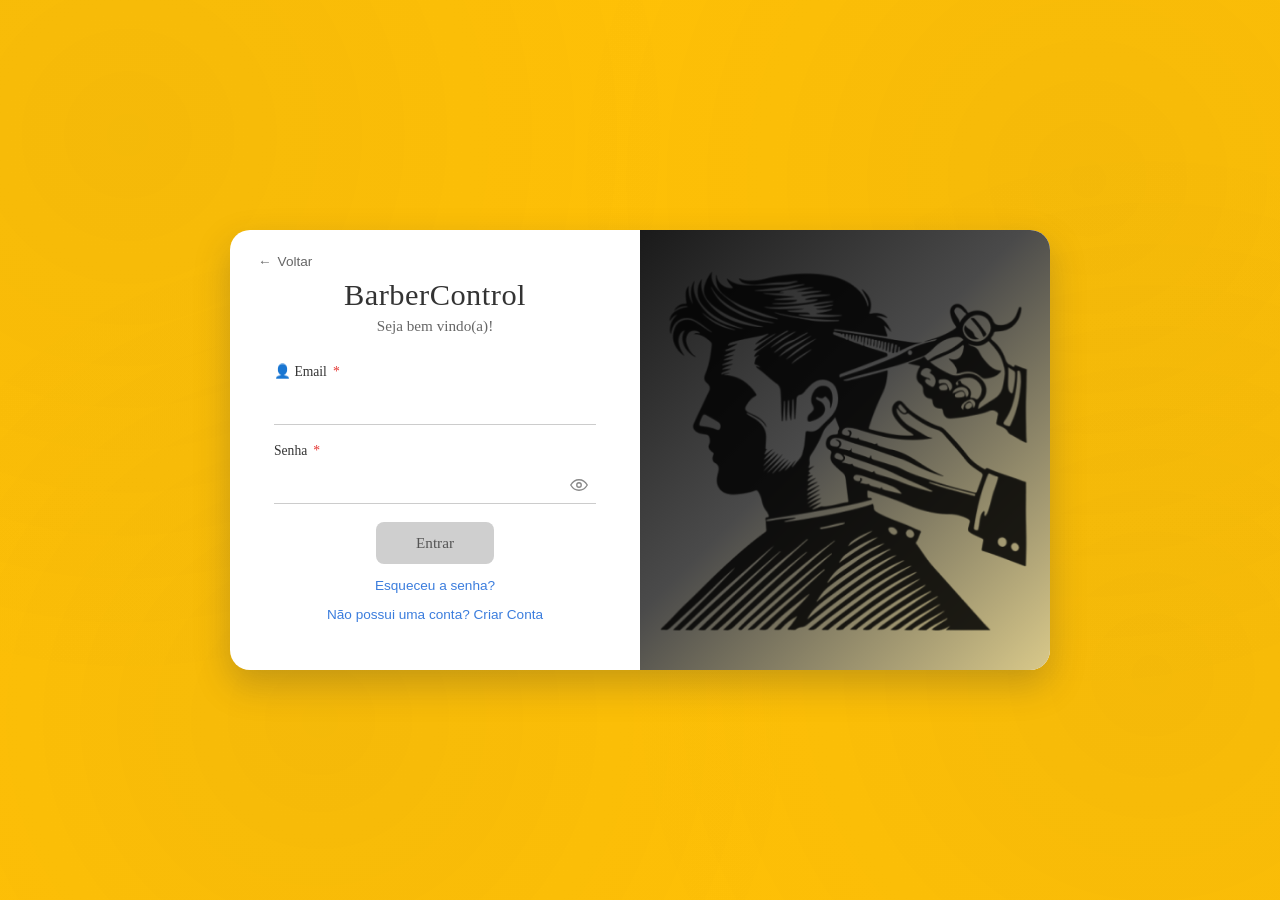
<file: Frontend/login.html>
<!doctype html>
<html lang="pt-BR">
  <head>
    <meta charset="UTF-8" />
    <meta name="viewport" content="width=device-width, initial-scale=1.0" />
    <title>BarberControl - Login</title>
    <style>
      :root {
        --color-primary: #ffc107;
        --color-white: #ffffff;
        --color-dark: #333333;
      }

      * {
        margin: 0;
        padding: 0;
        box-sizing: border-box;
      }

      body {
        font-family: Georgia, "Times New Roman", serif;
        background-color: var(--color-primary);
        min-height: 100vh;
        display: flex;
        align-items: center;
        justify-content: center;
        padding: 40px 20px;
      }

      /* Fundo decorativo com padrão de barbearia */
      body::before {
        content: "";
        position: fixed;
        inset: 0;
        background-image:
          radial-gradient(
            circle at 10% 15%,
            rgba(51, 51, 51, 0.05) 0,
            transparent 40%
          ),
          radial-gradient(
            circle at 85% 20%,
            rgba(51, 51, 51, 0.05) 0,
            transparent 40%
          ),
          radial-gradient(
            circle at 25% 80%,
            rgba(51, 51, 51, 0.05) 0,
            transparent 40%
          ),
          radial-gradient(
            circle at 90% 75%,
            rgba(51, 51, 51, 0.05) 0,
            transparent 40%
          );
        pointer-events: none;
        z-index: 0;
      }

      .card {
        position: relative;
        z-index: 1;
        display: flex;
        width: 100%;
        max-width: 820px;
        min-height: 400px;
        background: var(--color-white);
        border-radius: 20px;
        overflow: hidden;
        box-shadow: 0 15px 35px rgba(51, 51, 51, 0.25);
      }

      /* Lado esquerdo - formulário */
      .form-side {
        position: relative;
        flex: 1 1 50%;
        padding: 48px 44px;
        display: flex;
        flex-direction: column;
        justify-content: center;
      }

      .brand {
        text-align: center;
        margin-bottom: 28px;
      }

      .brand h1 {
        font-size: 1.9rem;
        font-weight: 400;
        color: var(--color-dark);
        letter-spacing: 0.5px;
      }

      .brand p {
        margin-top: 4px;
        font-size: 0.95rem;
        color: #666;
      }

      .google-btn {
        display: flex;
        align-items: center;
        justify-content: center;
        gap: 10px;
        width: 100%;
        padding: 12px;
        background: #f2f2f2;
        border: 1px solid #e0e0e0;
        border-radius: 8px;
        color: var(--color-dark);
        font-family: inherit;
        font-size: 0.95rem;
        cursor: pointer;
        transition: background-color 0.15s ease;
        margin-bottom: 22px;
      }

      .google-btn:hover {
        background: #e9e9e9;
      }

      .google-icon {
        font-family: Arial, sans-serif;
        font-weight: 700;
        font-size: 1.05rem;
        color: #4285f4;
      }

      .field {
        margin-bottom: 18px;
      }

      .field label {
        display: flex;
        align-items: center;
        gap: 6px;
        font-size: 0.85rem;
        color: var(--color-dark);
        margin-bottom: 6px;
      }

      .required {
        color: #e53935;
      }

      .input-wrap {
        position: relative;
      }

      .input-wrap input {
        width: 100%;
        padding: 10px 36px 10px 12px;
        border: none;
        border-bottom: 1.5px solid #ccc;
        font-family: inherit;
        font-size: 0.95rem;
        color: var(--color-dark);
        background: transparent;
        outline: none;
        transition: border-color 0.15s ease;
      }

      .input-wrap input:focus {
        border-bottom-color: var(--color-primary);
      }

      .toggle-visibility {
        position: absolute;
        right: 4px;
        top: 50%;
        transform: translateY(-50%);
        background: none;
        border: none;
        cursor: pointer;
        color: #888;
        padding: 4px;
        display: flex;
        align-items: center;
        justify-content: center;
      }

      .toggle-visibility:hover {
        color: var(--color-dark);
      }

      .toggle-visibility svg {
        width: 18px;
        height: 18px;
        display: block;
      }

      .toggle-visibility .icon-off {
        display: none;
      }

      .toggle-visibility.is-visible .icon-on {
        display: none;
      }

      .toggle-visibility.is-visible .icon-off {
        display: block;
      }

      .submit-btn {
        display: block;
        margin: 8px auto 0;
        padding: 12px 40px;
        background: #cfcfcf;
        color: #555;
        border: none;
        border-radius: 8px;
        font-family: inherit;
        font-size: 0.95rem;
        cursor: pointer;
        transition:
          background-color 0.15s ease,
          color 0.15s ease;
      }

      .submit-btn:hover {
        background: var(--color-primary);
        color: var(--color-dark);
      }

      .form-erro {
        display: none;
        margin-bottom: 12px;
        color: #c0392b;
        font-family: "Segoe UI", Tahoma, Geneva, Verdana, sans-serif;
        font-size: 0.85rem;
      }

      .form-erro.visivel {
        display: block;
      }

      .account-link {
        display: block;
        margin-top: 14px;
        color: #3b7ddd;
        font-family: "Segoe UI", Tahoma, Geneva, Verdana, sans-serif;
        font-size: 0.85rem;
        text-align: center;
        text-decoration: none;
      }

      .account-link:hover {
        text-decoration: underline;
      }

      .back-home {
        position: absolute;
        top: 18px;
        left: 20px;
        display: inline-flex;
        align-items: center;
        gap: 6px;
        padding: 6px 8px;
        color: #666;
        font-family: "Segoe UI", Tahoma, Geneva, Verdana, sans-serif;
        font-size: 0.85rem;
        text-decoration: none;
      }

      .back-home:hover {
        color: var(--color-dark);
        text-decoration: underline;
      }

      /* Lado direito - imagem */
      .image-side {
        flex: 1 1 50%;
        position: relative;
        background: linear-gradient(
          135deg,
          #1a1a1a 0%,
          #4a4a4a 45%,
          #d9c98a 100%
        );
        display: flex;
        align-items: center;
        justify-content: center;
      }

      .image-side img {
        width: 100%;
        height: 100%;
        object-fit: cover;
        mix-blend-mode: multiply;
        opacity: 0.95;
      }

      @media (max-width: 720px) {
        .card {
          flex-direction: column;
          max-width: 420px;
        }

        .image-side {
          min-height: 220px;
          order: -1;
        }

        .form-side {
          padding: 36px 28px;
        }
      }
    </style>
  </head>
  <body>
    <div class="card">
      <div class="form-side">
        <div class="brand">
          <h1>BarberControl</h1>
          <p>Seja bem vindo(a)!</p>
        </div>

        <form id="form-login">
          <div class="field">
            <label for="email">👤 Email <span class="required">*</span></label>
            <div class="input-wrap">
              <input type="email" id="email" name="email" required />
            </div>
          </div>

          <div class="field">
            <label for="senha">Senha <span class="required">*</span></label>
            <div class="input-wrap">
              <input type="password" id="senha" name="senha" required />
              <button
                type="button"
                class="toggle-visibility"
                data-target="senha"
                aria-label="Mostrar senha"
              >
                <svg
                  class="icon-on"
                  viewBox="0 0 24 24"
                  fill="none"
                  stroke="currentColor"
                  stroke-width="1.8"
                  stroke-linecap="round"
                  stroke-linejoin="round"
                >
                  <path d="M1 12s4-7 11-7 11 7 11 7-4 7-11 7-11-7-11-7z"></path>
                  <circle cx="12" cy="12" r="3"></circle>
                </svg>
                <svg
                  class="icon-off"
                  viewBox="0 0 24 24"
                  fill="none"
                  stroke="currentColor"
                  stroke-width="1.8"
                  stroke-linecap="round"
                  stroke-linejoin="round"
                >
                  <path
                    d="M17.94 17.94A10.94 10.94 0 0 1 12 19c-7 0-11-7-11-7a20.6 20.6 0 0 1 5.06-5.94M9.9 4.24A10.6 10.6 0 0 1 12 4c7 0 11 7 11 7a20.6 20.6 0 0 1-2.16 3.19m-6.72-1.07a3 3 0 1 1-4.24-4.24"
                  ></path>
                  <line x1="1" y1="1" x2="23" y2="23"></line>
                </svg>
              </button>
            </div>
          </div>

          <p id="form-erro" role="alert" aria-live="polite"></p>
          <button type="submit" class="submit-btn" id="btn-entrar">
            Entrar
          </button>
        </form>
        <a href="recuperar-senha.html" class="account-link"
          >Esqueceu a senha?</a
        >
        <a href="criar-conta.html" class="account-link"
          >Não possui uma conta? Criar Conta</a
        >
        <a href="index.html" class="back-home"
          ><span aria-hidden="true">&larr;</span> Voltar</a
        >
      </div>

      <div class="image-side">
        <img
          src="imgs/barber-image.png"
          alt="Ilustração de barbeiro cortando cabelo"
        />
      </div>
    </div>

    <script src="js/config.js"></script>
    <script src="js/api.js"></script>
    <script src="js/login.js"></script>
  </body>
</html>
</file>
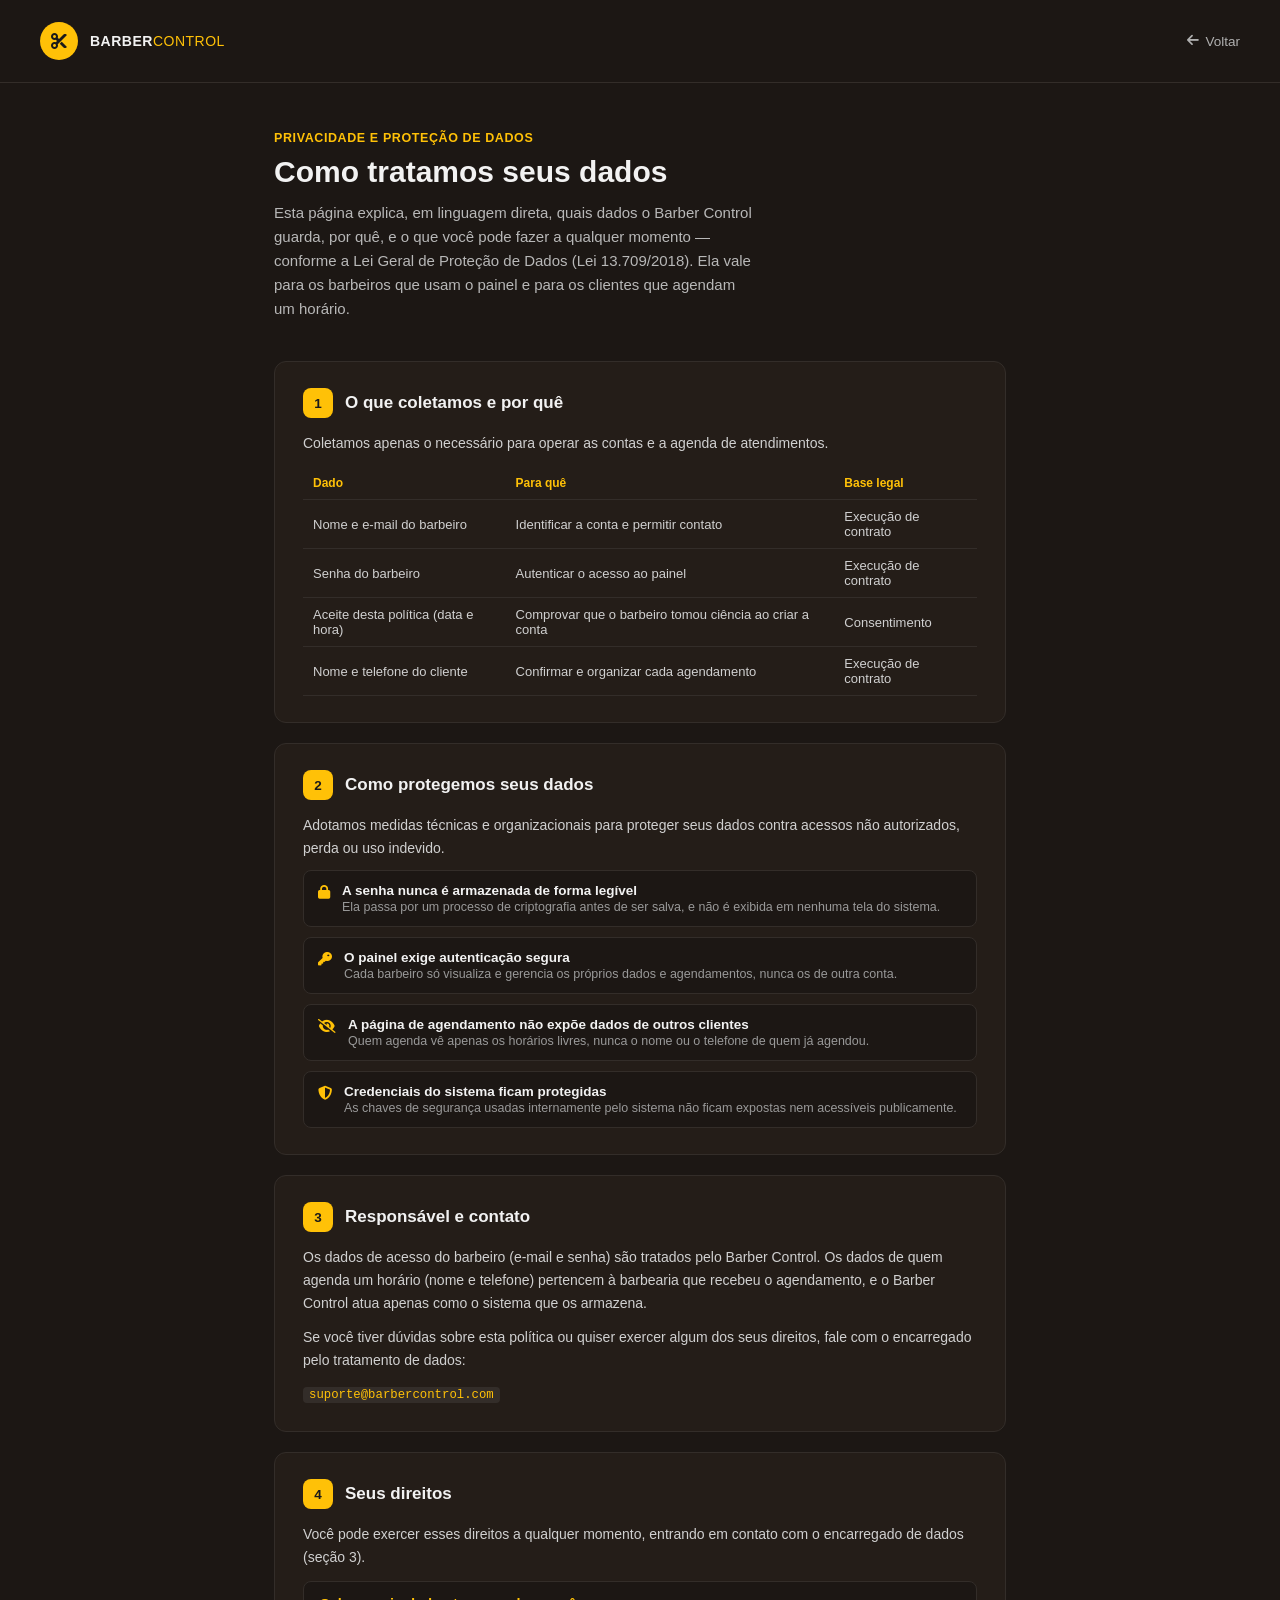
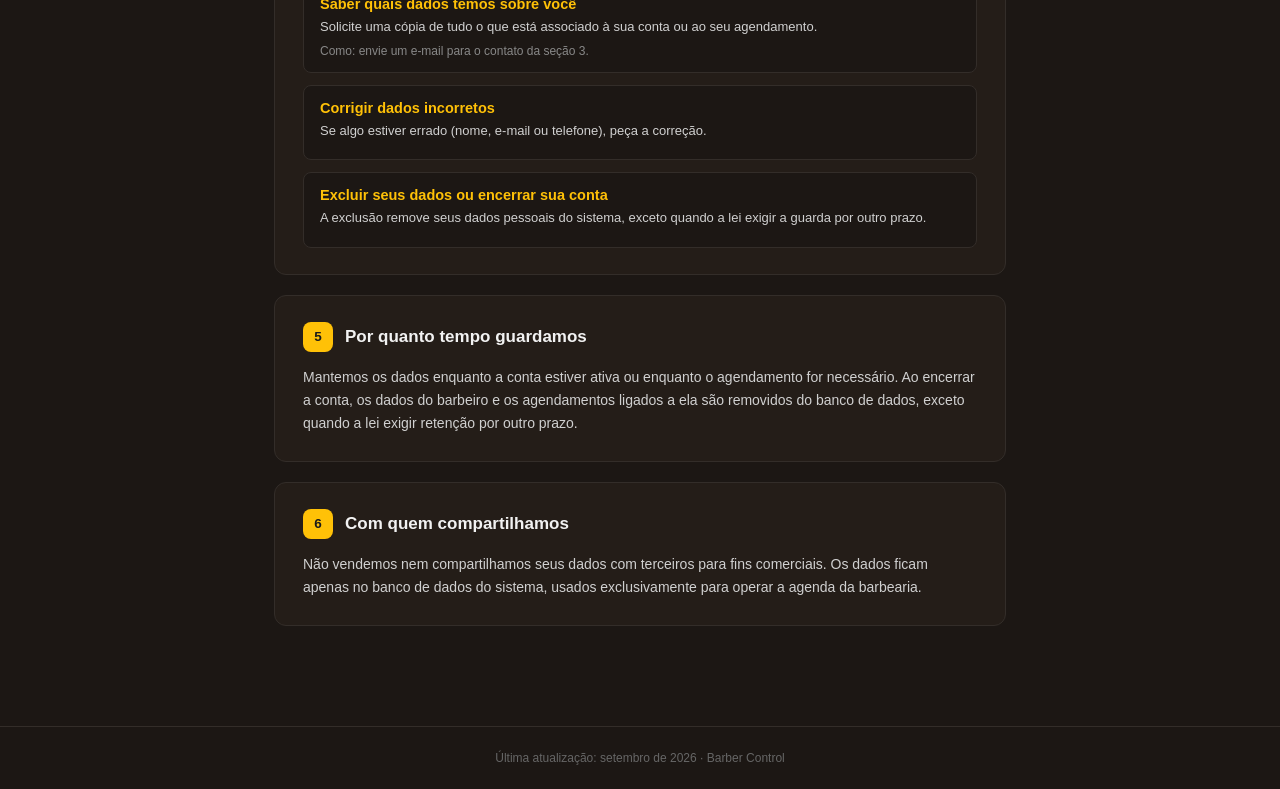
<file: Frontend/politica-privacidade.html>
<!doctype html>
<html lang="pt-BR">
<head>
    <meta charset="UTF-8" />
    <meta name="viewport" content="width=device-width, initial-scale=1.0" />
    <title>Privacidade - Barber Control</title>
    <link
            rel="stylesheet"
            href="https://cdnjs.cloudflare.com/ajax/libs/font-awesome/6.4.0/css/all.min.css"
    />
    <style>
        * {
            box-sizing: border-box;
            margin: 0;
            padding: 0;
            font-family: "Segoe UI", Tahoma, Geneva, Verdana, sans-serif;
        }

        body {
            background-color: #1c1714;
            color: #f2f2f2;
            min-height: 100vh;
        }

        .topo {
            display: flex;
            align-items: center;
            justify-content: space-between;
            padding: 22px 40px;
            border-bottom: 1px solid #332d29;
        }

        .marca {
            display: flex;
            align-items: center;
            gap: 12px;
        }

        .marca-icone {
            width: 38px;
            height: 38px;
            border-radius: 50%;
            background-color: #ffc107;
            display: flex;
            align-items: center;
            justify-content: center;
            color: #1a1a1a;
            font-size: 16px;
        }

        .marca-nome {
            font-size: 14px;
            font-weight: 700;
            letter-spacing: 0.5px;
        }

        .marca-nome span {
            font-weight: 400;
            color: #ffc107;
        }

        .voltar {
            color: #b0b0b0;
            text-decoration: none;
            font-size: 13.5px;
            display: flex;
            align-items: center;
            gap: 6px;
            transition: color 0.2s ease;
        }

        .voltar:hover {
            color: #ffc107;
        }

        main {
            max-width: 780px;
            margin: 0 auto;
            padding: 48px 24px 80px;
        }

        .cabecalho {
            margin-bottom: 40px;
        }

        .cabecalho .eyebrow {
            color: #ffc107;
            font-size: 12.5px;
            font-weight: 700;
            letter-spacing: 0.6px;
            margin-bottom: 10px;
        }

        .cabecalho h1 {
            font-size: 30px;
            font-weight: 700;
            margin-bottom: 12px;
        }

        .cabecalho p {
            color: #b8b8b8;
            font-size: 15px;
            max-width: 58ch;
            line-height: 1.6;
        }

        section {
            background-color: #241d18;
            border: 1px solid #332d29;
            border-radius: 12px;
            padding: 26px 28px;
            margin-bottom: 20px;
        }

        .secao-cabecalho {
            display: flex;
            align-items: center;
            gap: 12px;
            margin-bottom: 14px;
        }

        .secao-numero {
            width: 30px;
            height: 30px;
            border-radius: 8px;
            background-color: #ffc107;
            color: #1a1a1a;
            display: flex;
            align-items: center;
            justify-content: center;
            font-weight: 700;
            font-size: 13.5px;
            flex-shrink: 0;
        }

        h2 {
            font-size: 17px;
            font-weight: 700;
        }

        p {
            color: #d0d0d0;
            font-size: 14px;
            line-height: 1.65;
            margin-bottom: 10px;
        }

        p:last-child {
            margin-bottom: 0;
        }

        table {
            width: 100%;
            border-collapse: collapse;
            margin-top: 12px;
            font-size: 13px;
        }

        th, td {
            text-align: left;
            padding: 9px 10px;
            border-bottom: 1px solid #332d29;
        }

        th {
            color: #ffc107;
            font-weight: 600;
            font-size: 12px;
        }

        td {
            color: #d0d0d0;
        }

        .status-linha {
            display: flex;
            gap: 12px;
            align-items: flex-start;
            background-color: #1c1714;
            border: 1px solid #332d29;
            border-radius: 8px;
            padding: 12px 14px;
            margin-top: 10px;
        }

        .status-linha i {
            color: #ffc107;
            font-size: 14px;
            margin-top: 2px;
            flex-shrink: 0;
        }

        .status-linha .titulo {
            font-size: 13.5px;
            font-weight: 600;
            color: #f2f2f2;
        }

        .status-linha .desc {
            font-size: 12.5px;
            color: #999;
            margin-top: 2px;
        }

        .acao-card {
            border: 1px solid #332d29;
            border-radius: 8px;
            padding: 14px 16px;
            margin-top: 12px;
            background-color: #1c1714;
        }

        .acao-card h3 {
            font-size: 14.5px;
            font-weight: 700;
            margin-bottom: 4px;
            color: #ffc107;
        }

        .acao-card p {
            font-size: 13px;
            margin-bottom: 4px;
        }

        .acao-card .como {
            font-size: 12px;
            color: #888;
            margin-top: 6px;
        }

        code {
            font-family: 'SF Mono', Menlo, Consolas, monospace;
            font-size: 0.88em;
            background: #332d29;
            padding: 1px 6px;
            border-radius: 4px;
            color: #ffc107;
        }

        footer {
            text-align: center;
            padding: 24px;
            font-size: 12px;
            color: #666;
            border-top: 1px solid #332d29;
        }

        @media (max-width: 560px) {
            .topo { padding: 18px 20px; }
            main { padding: 32px 16px 60px; }
            .cabecalho h1 { font-size: 24px; }
            section { padding: 20px; }
        }
    </style>
</head>
<body>

<div class="topo">
    <div class="marca">
        <div class="marca-icone"><i class="fa-solid fa-scissors"></i></div>
        <div class="marca-nome">BARBER<span>CONTROL</span></div>
    </div>
    <!-- Padrão: volta para a criação de conta. Se veio do agendamento do cliente, o script no fim muda o destino. -->
    <a href="criar-conta.html" id="link-voltar" class="voltar">
        <i class="fa-solid fa-arrow-left"></i> Voltar
    </a>
</div>

<main>

    <div class="cabecalho">
        <div class="eyebrow">PRIVACIDADE E PROTEÇÃO DE DADOS</div>
        <h1>Como tratamos seus dados</h1>
        <p>Esta página explica, em linguagem direta, quais dados o Barber Control guarda, por quê, e o que você pode fazer a qualquer momento — conforme a Lei Geral de Proteção de Dados (Lei 13.709/2018). Ela vale para os barbeiros que usam o painel e para os clientes que agendam um horário.</p>
    </div>

    <section>
        <div class="secao-cabecalho">
            <div class="secao-numero">1</div>
            <h2>O que coletamos e por quê</h2>
        </div>
        <p>Coletamos apenas o necessário para operar as contas e a agenda de atendimentos.</p>
        <table>
            <tr><th>Dado</th><th>Para quê</th><th>Base legal</th></tr>
            <tr><td>Nome e e-mail do barbeiro</td><td>Identificar a conta e permitir contato</td><td>Execução de contrato</td></tr>
            <tr><td>Senha do barbeiro</td><td>Autenticar o acesso ao painel</td><td>Execução de contrato</td></tr>
            <tr><td>Aceite desta política (data e hora)</td><td>Comprovar que o barbeiro tomou ciência ao criar a conta</td><td>Consentimento</td></tr>
            <tr><td>Nome e telefone do cliente</td><td>Confirmar e organizar cada agendamento</td><td>Execução de contrato</td></tr>
        </table>
    </section>

    <section>
        <div class="secao-cabecalho">
            <div class="secao-numero">2</div>
            <h2>Como protegemos seus dados</h2>
        </div>

        <p>Adotamos medidas técnicas e organizacionais para proteger seus dados contra acessos não autorizados, perda ou uso indevido.</p>

        <div class="status-linha">
            <i class="fa-solid fa-lock"></i>
            <div>
                <div class="titulo">A senha nunca é armazenada de forma legível</div>
                <div class="desc">Ela passa por um processo de criptografia antes de ser salva, e não é exibida em nenhuma tela do sistema.</div>
            </div>
        </div>

        <div class="status-linha">
            <i class="fa-solid fa-key"></i>
            <div>
                <div class="titulo">O painel exige autenticação segura</div>
                <div class="desc">Cada barbeiro só visualiza e gerencia os próprios dados e agendamentos, nunca os de outra conta.</div>
            </div>
        </div>

        <div class="status-linha">
            <i class="fa-solid fa-eye-slash"></i>
            <div>
                <div class="titulo">A página de agendamento não expõe dados de outros clientes</div>
                <div class="desc">Quem agenda vê apenas os horários livres, nunca o nome ou o telefone de quem já agendou.</div>
            </div>
        </div>

        <div class="status-linha">
            <i class="fa-solid fa-shield-halved"></i>
            <div>
                <div class="titulo">Credenciais do sistema ficam protegidas</div>
                <div class="desc">As chaves de segurança usadas internamente pelo sistema não ficam expostas nem acessíveis publicamente.</div>
            </div>
        </div>
    </section>

    <section>
        <div class="secao-cabecalho">
            <div class="secao-numero">3</div>
            <h2>Responsável e contato</h2>
        </div>
        <p>Os dados de acesso do barbeiro (e-mail e senha) são tratados pelo Barber Control. Os dados de quem agenda um horário (nome e telefone) pertencem à barbearia que recebeu o agendamento, e o Barber Control atua apenas como o sistema que os armazena.</p>
        <p>Se você tiver dúvidas sobre esta política ou quiser exercer algum dos seus direitos, fale com o encarregado pelo tratamento de dados:</p>
        <p><code>suporte@barbercontrol.com</code></p>
    </section>

    <section>
        <div class="secao-cabecalho">
            <div class="secao-numero">4</div>
            <h2>Seus direitos</h2>
        </div>
        <p>Você pode exercer esses direitos a qualquer momento, entrando em contato com o encarregado de dados (seção 3).</p>

        <div class="acao-card">
            <h3>Saber quais dados temos sobre você</h3>
            <p>Solicite uma cópia de tudo o que está associado à sua conta ou ao seu agendamento.</p>
            <div class="como">Como: envie um e-mail para o contato da seção 3.</div>
        </div>

        <div class="acao-card">
            <h3>Corrigir dados incorretos</h3>
            <p>Se algo estiver errado (nome, e-mail ou telefone), peça a correção.</p>
        </div>

        <div class="acao-card">
            <h3>Excluir seus dados ou encerrar sua conta</h3>
            <p>A exclusão remove seus dados pessoais do sistema, exceto quando a lei exigir a guarda por outro prazo.</p>
        </div>
    </section>

    <section>
        <div class="secao-cabecalho">
            <div class="secao-numero">5</div>
            <h2>Por quanto tempo guardamos</h2>
        </div>
        <p>Mantemos os dados enquanto a conta estiver ativa ou enquanto o agendamento for necessário. Ao encerrar a conta, os dados do barbeiro e os agendamentos ligados a ela são removidos do banco de dados, exceto quando a lei exigir retenção por outro prazo.</p>
    </section>

    <section>
        <div class="secao-cabecalho">
            <div class="secao-numero">6</div>
            <h2>Com quem compartilhamos</h2>
        </div>
        <p>Não vendemos nem compartilhamos seus dados com terceiros para fins comerciais. Os dados ficam apenas no banco de dados do sistema, usados exclusivamente para operar a agenda da barbearia.</p>
    </section>

</main>

<footer>
    Última atualização: setembro de 2026 · Barber Control
</footer>

<script>
    // Se o cliente abriu esta página pelo agendamento, o "Voltar" leva de volta pra lá
    if (new URLSearchParams(location.search).get("origem") === "cliente") {
        document.getElementById("link-voltar").href = "agendamento-cliente.html";
    }
</script>

</body>
</html>
</file>
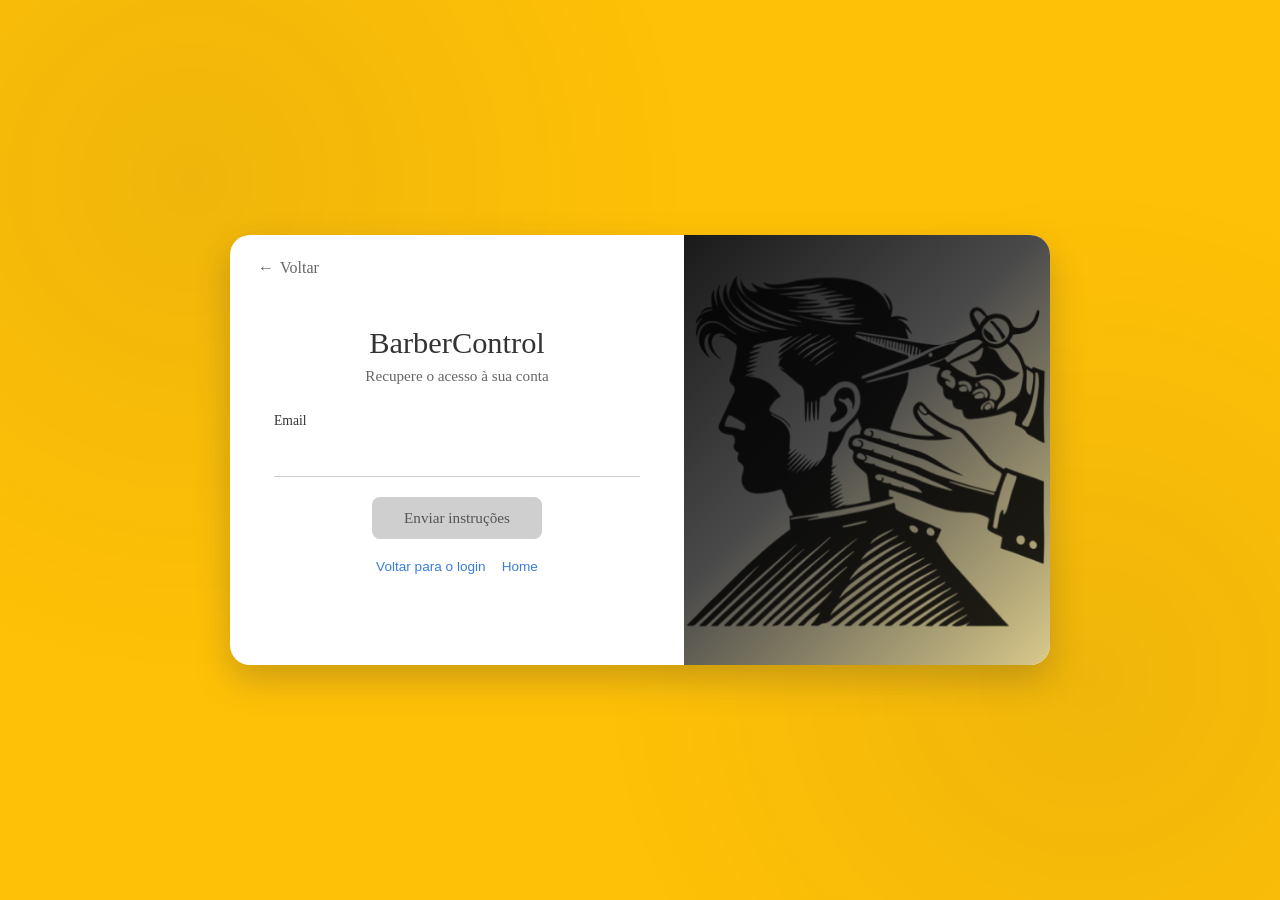
<file: Frontend/recuperar-senha.html>
<!doctype html>
<html lang="pt-BR">
  <head>
    <meta charset="UTF-8" />
    <meta name="viewport" content="width=device-width, initial-scale=1.0" />
    <title>BarberControl - Recuperar senha</title>
    <style>
      :root {
        --primary: #ffc107;
        --dark: #333;
        --muted: #666;
      }
      * {
        box-sizing: border-box;
        margin: 0;
        padding: 0;
      }
      body {
        min-height: 100vh;
        display: flex;
        align-items: center;
        justify-content: center;
        padding: 24px;
        font-family: Georgia, "Times New Roman", serif;
        color: var(--dark);
        background: var(--primary);
      }
      body::before {
        content: "";
        position: fixed;
        inset: 0;
        pointer-events: none;
        background:
          radial-gradient(
            circle at 15% 20%,
            rgba(51, 51, 51, 0.08),
            transparent 38%
          ),
          radial-gradient(
            circle at 85% 75%,
            rgba(51, 51, 51, 0.08),
            transparent 38%
          );
      }
      .card {
        position: relative;
        width: 100%;
        max-width: 820px;
        display: flex;
        overflow: hidden;
        min-height: 430px;
        background: #fff;
        border-radius: 20px;
        box-shadow: 0 15px 35px rgba(51, 51, 51, 0.25);
      }
      .form-side {
        position: relative;
        flex: 1;
        padding: 48px 44px;
        display: flex;
        flex-direction: column;
        justify-content: center;
      }
      .brand {
        text-align: center;
        margin-bottom: 28px;
      }
      h1 {
        font-size: 1.9rem;
        font-weight: 400;
      }
      .brand p {
        margin-top: 6px;
        color: var(--muted);
        font-size: 0.95rem;
      }
      .field {
        margin-bottom: 20px;
      }
      label {
        display: block;
        margin-bottom: 7px;
        font-size: 0.85rem;
      }
      input {
        width: 100%;
        padding: 11px 12px;
        border: 0;
        border-bottom: 1.5px solid #ccc;
        outline: 0;
        font:
          0.95rem Georgia,
          "Times New Roman",
          serif;
      }
      input:focus {
        border-bottom-color: var(--primary);
      }
      .submit-btn {
        display: block;
        margin: 8px auto 0;
        padding: 12px 32px;
        border: 0;
        border-radius: 8px;
        background: #cfcfcf;
        color: #555;
        font:
          0.95rem Georgia,
          "Times New Roman",
          serif;
        cursor: pointer;
      }
      .submit-btn:hover {
        background: var(--primary);
        color: var(--dark);
      }
      .message {
        display: none;
        margin: 0 0 14px;
        padding: 8px 10px;
        border-radius: 6px;
        background: rgba(39, 125, 80, 0.1);
        color: #277d50;
        font:
          0.85rem "Segoe UI",
          sans-serif;
      }
      .message.visible {
        display: block;
      }
      .links {
        display: flex;
        justify-content: center;
        gap: 16px;
        margin-top: 20px;
        font:
          0.85rem "Segoe UI",
          sans-serif;
      }
      .back-home {
        position: absolute;
        top: 18px;
        left: 20px;
        display: inline-flex;
        align-items: center;
        gap: 6px;
        padding: 6px 8px;
        color: #666;
      }
      a {
        color: #3b7ddd;
        text-decoration: none;
      }
      a:hover {
        text-decoration: underline;
      }
      .image-side {
        flex: 1;
        background: linear-gradient(135deg, #1a1a1a, #4a4a4a 45%, #d9c98a);
      }
      .image-side img {
        width: 100%;
        height: 100%;
        object-fit: cover;
        mix-blend-mode: multiply;
        opacity: 0.95;
      }
      @media (max-width: 720px) {
        .card {
          flex-direction: column;
          max-width: 420px;
        }
        .image-side {
          min-height: 190px;
          order: -1;
        }
        .form-side {
          padding: 36px 28px;
        }
      }
    </style>
  </head>
  <body>
    <main class="card">
      <section class="form-side">
        <a href="login.html" class="back-home"
          ><span aria-hidden="true">&larr;</span> Voltar</a
        >
        <div class="brand">
          <h1>BarberControl</h1>
          <p>Recupere o acesso à sua conta</p>
        </div>
        <form id="form-recuperar">
          <div class="field">
            <label for="email">Email</label
            ><input type="email" id="email" required />
          </div>
          <p class="message" id="mensagem" role="status">
            Se este e-mail estiver cadastrado, você receberá as instruções de
            recuperação.
          </p>
          <button type="submit" class="submit-btn">Enviar instruções</button>
        </form>
        <div class="links">
          <a href="login.html">Voltar para o login</a
          ><a href="index.html">Home</a>
        </div>
      </section>
      <aside class="image-side">
        <img
          src="imgs/barber-image.png"
          alt="Ilustração de barbeiro cortando cabelo"
        />
      </aside>
    </main>
    <script>
      document
        .getElementById("form-recuperar")
        .addEventListener("submit", function (event) {
          event.preventDefault();
          document.getElementById("mensagem").classList.add("visible");
        });
    </script>
  </body>
</html>
</file>
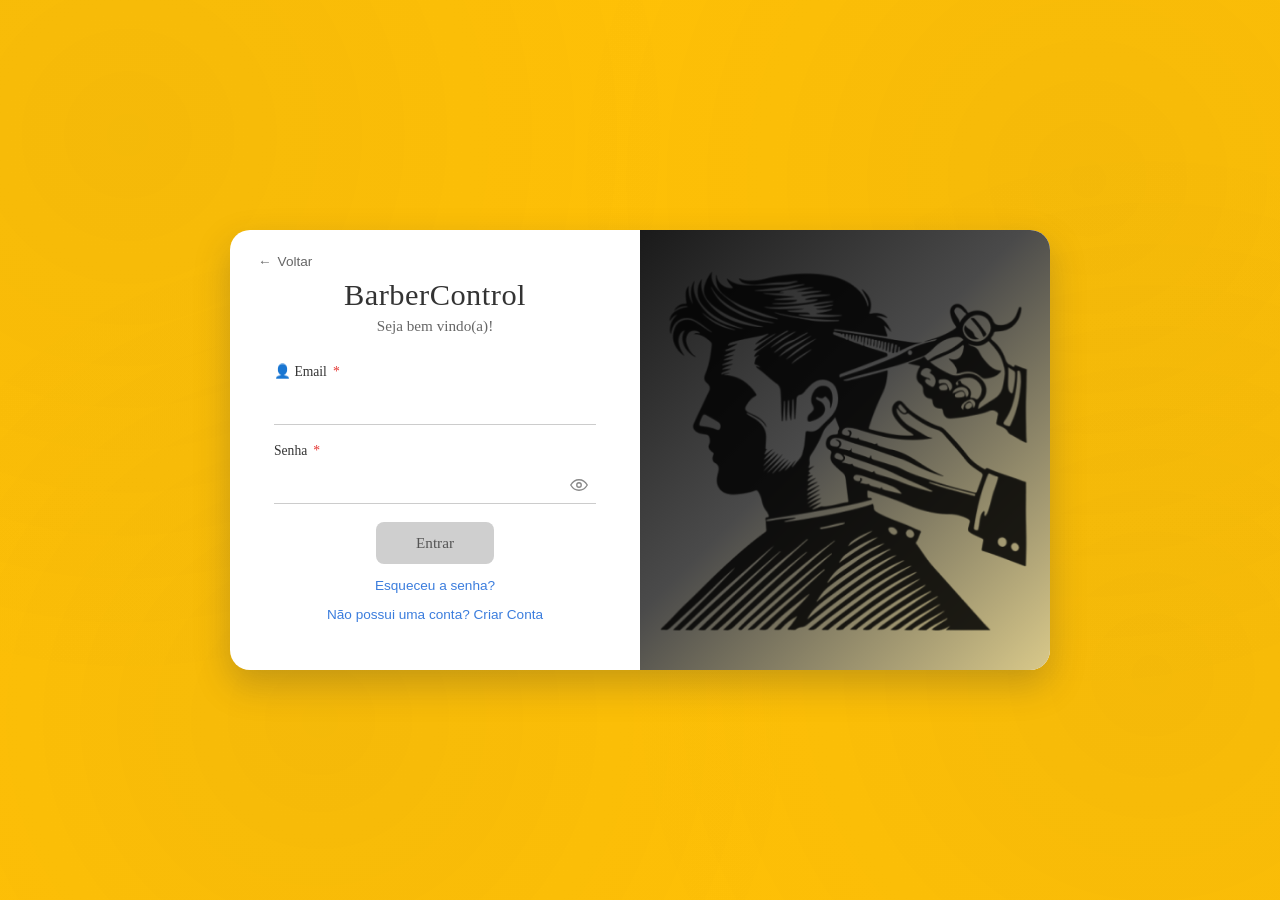
<file: Frontend/servicos.html>
<!doctype html>
<html lang="pt-BR">
  <head>
    <meta charset="UTF-8" />
    <meta name="viewport" content="width=device-width, initial-scale=1.0" />
    <link
      rel="stylesheet"
      href="https://cdnjs.cloudflare.com/ajax/libs/font-awesome/6.4.0/css/all.min.css"
    />
    <link rel="stylesheet" href="css/style.css" />
    <title>Serviços - Barber Control</title>
  </head>
  <body>
    <aside class="sidebar">
      <div class="profile-container">
        <div class="profile-avatar"><i class="fa-solid fa-user"></i></div>
        <div class="profile-name" id="profile-name">Fulano</div>
      </div>

      <ul class="nav-menu">
        <li class="nav-item">
          <a href="index.html" class="nav-link"
            ><i class="fa-solid fa-house"></i> Início</a
          >
        </li>
        <li class="nav-item">
          <a href="agendamento.html" class="nav-link"
            ><i class="fa-regular fa-calendar-days"></i> Agendamentos</a
          >
        </li>
        <li class="nav-item">
          <a href="servicos.html" class="nav-link active"
            ><i class="fa-solid fa-bars"></i> Serviços</a
          >
        </li>
        <li class="nav-item">
          <a href="barbeiros.html" class="nav-link"
            ><i class="fa-solid fa-user-group"></i> Barbeiros</a
          >
        </li>
        <li class="nav-item nav-financeiro">
          <button
            type="button"
            class="nav-link nav-financeiro-toggle"
            aria-expanded="false"
          >
            <i class="fa-solid fa-wallet"></i> Financeiro
            <i
              class="fa-solid fa-chevron-down nav-financeiro-chevron"
              aria-hidden="true"
            ></i>
          </button>
          <ul class="nav-financeiro-submenu">
            <li><a href="financeiro-entradas.html">Entrada</a></li>
            <li><a href="financeiro-saidas.html">Saída</a></li>
          </ul>
        </li>
        <li class="nav-item" style="border: none">
          <a href="login.html" id="btn-logout" class="nav-link"
            ><i class="fa-solid fa-arrow-right-from-bracket"></i> Sair</a
          >
        </li>
      </ul>
    </aside>

    <main class="main-content">
      <section class="servicos-page">
        <div class="welcome-header">
          <h1>Serviços</h1>
        </div>

        <div class="servicos-panel">
          <div class="servicos-toolbar">
            <label class="servicos-search">
              <span class="sr-only">Pesquisar por serviço</span>
              <input
                type="search"
                id="busca-servico"
                placeholder="Pesquisar por serviço"
              />
              <i class="fa-solid fa-magnifying-glass" aria-hidden="true"></i>
            </label>
            <button
              type="button"
              class="btn-servico-principal"
              id="btn-adicionar-servico"
            >
              <i class="fa-solid fa-plus"></i> Adicionar Serviço
            </button>
          </div>

          <div class="servicos-table-wrap">
            <table class="servicos-table">
              <thead>
                <tr>
                  <th>ID</th>
                  <th>Nome</th>
                  <th>Valor</th>
                  <th>Duração</th>
                  <th><span class="sr-only">Ações</span></th>
                </tr>
              </thead>
              <tbody id="lista-servicos"></tbody>
            </table>
            <p class="servicos-vazio" id="servicos-vazio">
              Nenhum serviço encontrado.
            </p>
          </div>
        </div>
      </section>
    </main>

    <div
      class="modal"
      id="modal-servico"
      role="dialog"
      aria-modal="true"
      aria-labelledby="modal-servico-titulo"
    >
      <div class="modal-content servico-modal-content">
        <h3 id="modal-servico-titulo">Adicionar serviço</h3>
        <form id="form-servico">
          <div class="campo-servico">
            <label for="servico-nome">Nome</label>
            <input type="text" id="servico-nome" required maxlength="120" />
          </div>
          <div class="campo-servico">
            <label for="servico-foto">Foto do serviço</label>
            <input
              type="file"
              id="servico-foto"
              accept="image/png,image/jpeg,image/webp"
              aria-describedby="servico-foto-ajuda"
            />
            <small id="servico-foto-ajuda">Obrigatória. PNG, JPEG ou WEBP.</small>
            <img id="servico-foto-preview" alt="Prévia da foto do serviço" />
          </div>
          <div class="campo-servico-linha">
            <div class="campo-servico">
              <label for="servico-valor">Valor (R$)</label>
              <input
                type="number"
                id="servico-valor"
                min="0"
                step="0.01"
                required
              />
            </div>
            <div class="campo-servico">
              <label for="servico-duracao">Duração (min)</label>
              <input
                type="number"
                id="servico-duracao"
                min="1"
                step="1"
                required
              />
            </div>
          </div>
          <p class="servico-form-erro" id="servico-form-erro" role="alert"></p>
          <div class="modal-actions">
            <button type="button" class="btn-cancel" id="btn-cancelar-servico">
              Cancelar
            </button>
            <button type="submit" class="btn-save" id="btn-salvar-servico">
              Salvar
            </button>
          </div>
        </form>
      </div>
    </div>

    <script src="js/config.js"></script>
    <script src="js/api.js"></script>
    <script src="js/sidebar-barbearia.js"></script>
    <script src="js/menu-financeiro.js"></script>
    <script src="js/servicos.js"></script>
  </body>
</html>
</file>
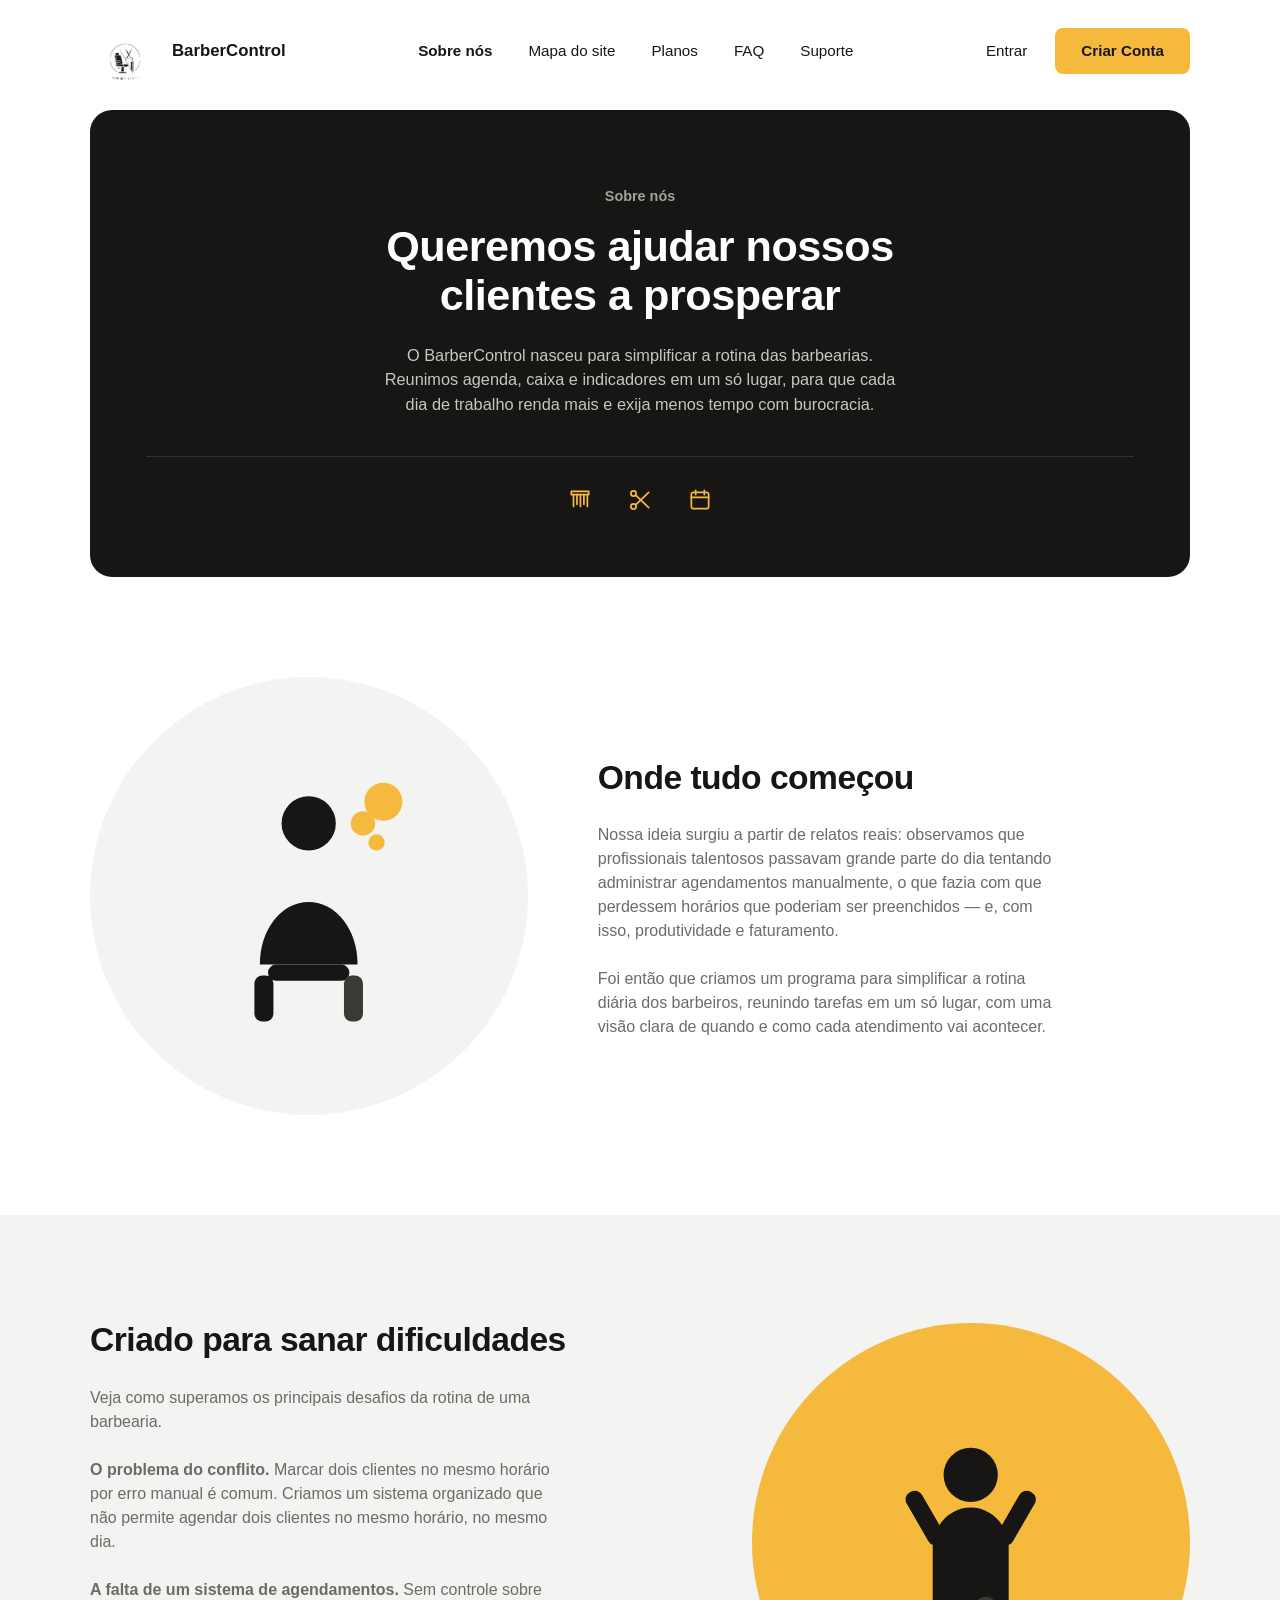
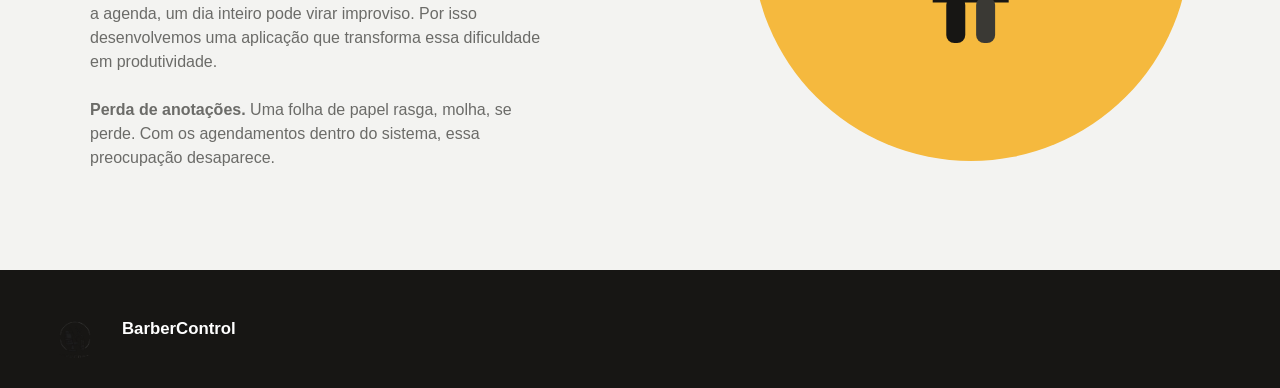
<file: Frontend/sobre_nos.html>
<!doctype html>
<html lang="pt-BR">
  <head>
    <meta charset="UTF-8" />
    <meta name="viewport" content="width=device-width, initial-scale=1.0" />
    <title>Sobre nós — BarberControl</title>
    <link rel="stylesheet" href="css/home_sobrenos.css" />
  </head>
  <body>
    <!-- HEADER -->
    <header>
      <a href="home.html">
        <div class="logo">
          <img src="imgs/logo-barbearia.png" alt="" /><span>BarberControl</span>
        </div>
      </a>
      <nav class="main-nav">
        <ul>
          <li><a href="sobre_nos.html" class="active">Sobre nós</a></li>
          <li><a href="home.html#mapa-site">Mapa do site</a></li>
          <li><a href="home.html#planos">Planos</a></li>
          <li><a href="home.html#faq-section">FAQ</a></li>
          <li><a href="mailto:suporte@barbercontrol.com">Suporte</a></li>
        </ul>
      </nav>
      <div class="header-right">
        <a href="login.html">Entrar</a>
        <a href="criar-conta.html" class="btn-primary">Criar Conta</a>
      </div>
    </header>

    <!-- ABOUT HERO -->
    <section class="container">
      <div class="about-hero">
        <div class="eyebrow">Sobre nós</div>
        <h1>Queremos ajudar nossos clientes a prosperar</h1>
        <p>
          O BarberControl nasceu para simplificar a rotina das barbearias.
          Reunimos agenda, caixa e indicadores em um só lugar, para que cada dia
          de trabalho renda mais e exija menos tempo com burocracia.
        </p>

        <div class="icon-row" aria-hidden="true">
          <!-- pente -->
          <svg
            viewBox="0 0 24 24"
            fill="none"
            stroke="#F5B93E"
            stroke-width="1.6"
            stroke-linecap="round"
            stroke-linejoin="round"
          >
            <path d="M4 4h16v3H4z" />
            <path d="M6 7v11M9.2 7v9M12.4 7v11M15.6 7v9M18.8 7v11" />
          </svg>
          <!-- tesoura -->
          <svg
            viewBox="0 0 24 24"
            fill="none"
            stroke="#F5B93E"
            stroke-width="1.6"
            stroke-linecap="round"
            stroke-linejoin="round"
          >
            <circle cx="6" cy="6" r="2.4" />
            <circle cx="6" cy="18" r="2.4" />
            <path d="M8 7.5 20 19M8 16.5 20 5" />
          </svg>
          <!-- calendário -->
          <svg
            viewBox="0 0 24 24"
            fill="none"
            stroke="#F5B93E"
            stroke-width="1.6"
            stroke-linecap="round"
            stroke-linejoin="round"
          >
            <rect x="4" y="5" width="16" height="15" rx="2" />
            <path d="M4 9.5h16M8 3v4M16 3v4" />
          </svg>
        </div>
      </div>
    </section>

    <!-- ORIGIN -->
    <section class="origin-section">
      <div class="container">
        <div class="origin-illustration" aria-hidden="true">
          <!-- figura sentada pensando, com balão de pensamento -->
          <svg viewBox="0 0 200 200" fill="none">
            <circle cx="100" cy="46" r="20" fill="#171614" />
            <path d="M64 150c0-26 16-46 36-46s36 20 36 46" fill="#171614" />
            <rect x="70" y="150" width="60" height="12" rx="6" fill="#171614" />
            <rect x="60" y="158" width="14" height="34" rx="6" fill="#171614" />
            <rect
              x="126"
              y="158"
              width="14"
              height="34"
              rx="6"
              fill="#3a3934"
            />
            <!-- balão de pensamento -->
            <circle cx="150" cy="60" r="6" fill="#F5B93E" />
            <circle cx="140" cy="46" r="9" fill="#F5B93E" />
            <circle cx="155" cy="30" r="14" fill="#F5B93E" />
          </svg>
        </div>
        <div class="origin-text">
          <h2>Onde tudo começou</h2>
          <p>
            Nossa ideia surgiu a partir de relatos reais: observamos que
            profissionais talentosos passavam grande parte do dia tentando
            administrar agendamentos manualmente, o que fazia com que perdessem
            horários que poderiam ser preenchidos — e, com isso, produtividade e
            faturamento.
          </p>
          <br />
          <p>
            Foi então que criamos um programa para simplificar a rotina diária
            dos barbeiros, reunindo tarefas em um só lugar, com uma visão clara
            de quando e como cada atendimento vai acontecer.
          </p>
        </div>
      </div>
    </section>

    <!-- PROBLEMS -->
    <section class="problems-section">
      <div class="container problems-grid">
        <div class="origin-text">
          <h2>Criado para sanar dificuldades</h2>
          <p>
            Veja como superamos os principais desafios da rotina de uma
            barbearia.
          </p>
          <br />
          <p>
            <strong>O problema do conflito.</strong> Marcar dois clientes no
            mesmo horário por erro manual é comum. Criamos um sistema organizado
            que não permite agendar dois clientes no mesmo horário, no mesmo
            dia.
          </p>
          <br />
          <p>
            <strong>A falta de um sistema de agendamentos.</strong> Sem controle
            sobre a agenda, um dia inteiro pode virar improviso. Por isso
            desenvolvemos uma aplicação que transforma essa dificuldade em
            produtividade.
          </p>
          <br />
          <p>
            <strong>Perda de anotações.</strong> Uma folha de papel rasga,
            molha, se perde. Com os agendamentos dentro do sistema, essa
            preocupação desaparece.
          </p>
        </div>

        <div class="origin-illustration yellow-bg" aria-hidden="true">
          <!-- figura comemorando -->
          <svg viewBox="0 0 200 200" fill="none">
            <circle cx="100" cy="50" r="20" fill="#171614" />
            <path
              d="M100 74c-16 0-28 14-28 30v40h56v-40c0-16-12-30-28-30Z"
              fill="#171614"
            />
            <rect
              x="60"
              y="60"
              width="13"
              height="44"
              rx="6"
              fill="#171614"
              transform="rotate(-30 66 82)"
            />
            <rect
              x="127"
              y="60"
              width="13"
              height="44"
              rx="6"
              fill="#171614"
              transform="rotate(30 134 82)"
            />
            <rect x="82" y="140" width="14" height="34" rx="6" fill="#171614" />
            <rect
              x="104"
              y="140"
              width="14"
              height="34"
              rx="6"
              fill="#3a3934"
            />
          </svg>
        </div>
      </div>
    </section>

    <!-- FOOTER -->
    <footer>
      <div class="logo">
        <img src="imgs/logo-barbearia.png" alt="" /><span>BarberControl</span>
      </div>
    </footer>
  </body>
</html>
</file>
<file: Frontend/css/agendamento-cliente.css>
:root {
  font-family: "Segoe UI", Tahoma, Geneva, Verdana, sans-serif;
  color: #171717;
  background: #f7f5ef;
  font-synthesis: none;
  text-rendering: optimizeLegibility;
}

* {
  box-sizing: border-box;
}

body {
  min-width: 320px;
  margin: 0;
}

button,
input,
select {
  font: inherit;
}

a {
  color: #765500;
}

button:focus-visible,
input:focus-visible,
select:focus-visible,
a:focus-visible {
  outline: 3px solid #e9af00;
  outline-offset: 3px;
}

.page {
  min-height: 100vh;
}

.topbar {
  display: flex;
  min-height: 72px;
  align-items: center;
  padding: 0 max(24px, calc((100% - 1040px) / 2));
  background: #080808;
}

.brand {
  color: #e9af00;
  font-family: inherit;
  font-size: 20px;
  font-weight: 600;
  letter-spacing: 0.12em;
  text-decoration: none;
  text-transform: uppercase;
}

.hero {
  padding: 34px 24px 48px;
  background: #080808;
  color: #fff;
}

.hero-inner {
  max-width: 976px;
  margin: 0 auto;
}

.hero h1 {
  margin: 18px 0 8px;
  font-family: inherit;
  font-size: clamp(36px, 7vw, 56px);
  font-weight: 700;
  line-height: 1.08;
  text-transform: uppercase;
}

.hero > .hero-inner > p {
  margin: 0;
  color: #d9d9d9;
  font-size: 16px;
  line-height: 1.6;
}

.shop-info {
  display: flex;
  align-items: center;
  gap: 16px;
  color: #e7e7e7;
  font-size: 14px;
}

.shop-info[hidden],
.shop-info img[hidden] {
  display: none;
}

.shop-info img {
  width: 64px;
  height: 64px;
  border-radius: 10px;
  object-fit: cover;
}

.shop-info p {
  margin: 0;
}

.booking-form {
  display: flex;
  max-width: 1040px;
  flex-direction: column;
  gap: 38px;
  margin: 0 auto;
  padding: 42px 32px 64px;
}

.booking-step {
  min-width: 0;
  margin: 0;
  padding: 0;
  border: 0;
}

.booking-step legend {
  display: flex;
  align-items: center;
  gap: 12px;
  margin-bottom: 16px;
  padding: 0;
  font-family: inherit;
  font-size: 22px;
  font-weight: 500;
  letter-spacing: 0.03em;
  text-transform: uppercase;
}

.step-number {
  display: inline-flex;
  width: 30px;
  height: 30px;
  flex: 0 0 30px;
  align-items: center;
  justify-content: center;
  border-radius: 50%;
  background: #e9af00;
  font-family: inherit;
  font-size: 15px;
  font-weight: 700;
}

.customer-fields,
.date-fields {
  display: grid;
  grid-template-columns: 3fr 2fr;
  gap: 20px;
}

.field {
  display: flex;
  min-width: 0;
  flex-direction: column;
  gap: 7px;
}

.field label {
  color: #4d4d4d;
  font-size: 14px;
}

.field input,
.field select {
  width: 100%;
  min-height: 54px;
  padding: 0 15px;
  border: 1.5px solid #8a8a8a;
  border-radius: 10px;
  background: #fff;
  color: #171717;
  font-size: 16px;
}

.field select:disabled {
  color: #707070;
  background: #efefef;
}

.barber-options {
  display: grid;
  grid-template-columns: repeat(3, minmax(0, 1fr));
  gap: 16px;
}

.barber-card {
  display: flex;
  min-height: 64px;
  align-items: center;
  justify-content: space-between;
  gap: 12px;
  padding: 12px 18px;
  border: 1.5px solid #8a8a8a;
  border-radius: 12px;
  background: #fff;
  cursor: pointer;
  transition:
    background-color 0.15s ease,
    border-color 0.15s ease;
}

.barber-card:hover,
.service-card:hover {
  border-color: #e9af00;
}

.barber-card.is-selected,
.service-card.is-selected {
  border-color: #e9af00;
  background: #fff6d9;
}

.barber-card span {
  font-size: 16px;
  font-weight: 600;
}

.barber-card input,
.service-card input {
  width: 20px;
  height: 20px;
  flex: 0 0 20px;
  margin: 0;
  accent-color: #171717;
}

.service-options {
  display: grid;
  grid-template-columns: repeat(4, minmax(0, 1fr));
  gap: 16px;
}

.service-card {
  display: flex;
  min-width: 0;
  flex-direction: column;
  overflow: hidden;
  border: 1.5px solid #8a8a8a;
  border-radius: 12px;
  background: #fff;
  cursor: pointer;
  transition:
    background-color 0.15s ease,
    border-color 0.15s ease;
}

.service-photo {
  display: flex;
  width: 100%;
  height: 150px;
  align-items: center;
  justify-content: center;
  overflow: hidden;
  background: #f2e7c2;
  color: #725400;
}

.service-photo img {
  width: 100%;
  height: 100%;
  object-fit: cover;
}

.service-photo-fallback {
  padding: 16px;
  font-size: 13px;
  text-align: center;
}

.service-details {
  display: flex;
  min-height: 72px;
  align-items: center;
  justify-content: space-between;
  gap: 10px;
  padding: 12px;
}

.service-description {
  display: flex;
  min-width: 0;
  flex-direction: column;
  gap: 5px;
}

.service-name {
  overflow-wrap: anywhere;
  font-size: 15px;
  font-weight: 600;
}

.service-meta {
  color: #555;
  font-size: 12px;
  line-height: 1.4;
}

.loading-message,
.empty-message {
  grid-column: 1 / -1;
  margin: 0;
  color: #626262;
  font-size: 14px;
}

.form-footer {
  display: flex;
  flex-direction: column;
  align-items: flex-end;
}

.privacy-notice {
  align-self: stretch;
  margin: 0 0 16px;
  color: #555;
  font-size: 13px;
  line-height: 1.6;
}

.form-footer button {
  width: min(320px, 100%);
  min-height: 58px;
  border: 0;
  border-radius: 10px;
  background: #e9af00;
  color: #111;
  cursor: pointer;
  font-family: inherit;
  font-size: 18px;
  font-weight: 600;
  letter-spacing: 0.05em;
  text-transform: uppercase;
}

.form-footer button:hover:not(:disabled) {
  background: #d49f00;
}

.form-footer button:disabled {
  cursor: not-allowed;
  opacity: 0.5;
}

#form-message {
  width: 100%;
  margin: 12px 0 0;
  font-size: 14px;
  line-height: 1.5;
  text-align: right;
}

#form-message:empty {
  display: none;
}

#form-message.success {
  color: #315d27;
}

#form-message.error {
  color: #a12620;
}

@media (max-width: 760px) {
  .booking-form {
    gap: 32px;
    padding: 34px 20px 48px;
  }

  .barber-options {
    grid-template-columns: repeat(2, minmax(0, 1fr));
  }

  .service-options {
    grid-template-columns: repeat(2, minmax(0, 1fr));
  }
}

@media (max-width: 520px) {
  .hero {
    padding: 28px 20px 38px;
  }

  .hero h1 {
    margin-top: 12px;
  }

  .booking-form {
    padding-right: 16px;
    padding-left: 16px;
  }

  .booking-step legend {
    font-size: 19px;
  }

  .customer-fields,
  .date-fields,
  .barber-options {
    grid-template-columns: 1fr;
  }

  .service-options {
    gap: 10px;
  }

  .service-photo {
    height: 120px;
  }

  .service-details {
    padding: 10px;
  }
}
</file>
<file: Frontend/css/style.css>
* {
  box-sizing: border-box;
  margin: 0;
  padding: 0;
  font-family: "Segoe UI", Tahoma, Geneva, Verdana, sans-serif;
}

body {
  display: flex;
  min-height: 100vh;
  background-color: #f8f9fa;
  color: #333;
}

/* Sidebar / Menu Lateral */
.sidebar {
  width: 250px;
  background-color: #1f1f1f;
  color: #ffffff;
  padding: 30px 20px;
  display: flex;
  flex-direction: column;
  flex-shrink: 0;
}

.profile-container {
  text-align: center;
  margin-bottom: 40px;
}

.profile-avatar {
  width: 90px;
  height: 90px;
  border-radius: 50%;
  border: 3px solid #ffc107;
  margin: 0 auto 12px;
  background-color: #333;
  display: flex;
  align-items: center;
  justify-content: center;
  font-size: 40px;
  color: #ffc107;
  overflow: hidden;
}

.profile-avatar img {
  width: 100%;
  height: 100%;
  object-fit: cover;
}

.profile-name {
  font-size: 18px;
  font-weight: 600;
  color: #ffc107;
}

.nav-menu {
  list-style: none;
}

.nav-item {
  margin-bottom: 15px;
  border-bottom: 1px solid #333;
  padding-bottom: 10px;
}

.nav-link {
  display: flex;
  align-items: center;
  gap: 15px;
  color: #b0b0b0;
  text-decoration: none;
  font-size: 15px;
  transition: all 0.2s ease;
  padding: 8px 5px;
}

.nav-link:hover,
.nav-link.active {
  color: #ffffff;
}

.nav-link i {
  font-size: 16px;
  width: 20px;
}

.nav-financeiro {
  position: relative;
  padding-bottom: 0;
}

.nav-financeiro-toggle {
  width: 100%;
  border: 0;
  background: transparent;
  font-family: inherit;
  cursor: pointer;
  text-align: left;
}

.nav-financeiro-chevron {
  margin-left: auto;
  font-size: 11px !important;
  transition: transform 0.2s ease;
}

.nav-financeiro.is-open .nav-financeiro-chevron {
  transform: rotate(180deg);
}

.nav-financeiro-submenu {
  display: none;
  list-style: none;
  padding: 0 0 8px 40px;
}

.nav-financeiro.is-open .nav-financeiro-submenu {
  display: block;
}

.nav-financeiro-submenu a {
  display: block;
  padding: 7px 5px;
  color: #b0b0b0;
  text-decoration: none;
  font-size: 13px;
}

.nav-financeiro-submenu a:hover,
.nav-financeiro-submenu a.active {
  color: #ffc107;
}

/* Main Content / Conteúdo Principal */
.main-content {
  flex: 1;
  padding: 40px;
  display: flex;
  gap: 30px;
  overflow-y: auto;
  align-items: flex-start;
}

.dashboard-left {
  flex: 1;
  min-width: 0;
}

.welcome-header h1 {
  font-size: 32px;
  font-weight: 700;
  color: #1a1a1a;
  margin-bottom: 5px;
}

.welcome-header p {
  color: #666;
  font-size: 15px;
  margin-bottom: 30px;
}

/* Cards de Métricas */
.cards-grid {
  display: grid;
  grid-template-columns: repeat(3, 1fr);
  gap: 20px;
  margin-bottom: 35px;
}

.dashboard-financeiro-cards {
  grid-template-columns: repeat(4, minmax(0, 1fr));
  gap: 14px;
  margin-bottom: 22px;
}

.card {
  border-radius: 20px;
  padding: 25px 20px;
  text-align: center;
  box-shadow: 0 4px 15px rgba(0, 0, 0, 0.08);
  display: flex;
  flex-direction: column;
  justify-content: space-between;
  min-height: 140px;
}

.dashboard-financeiro-cards .card {
  min-height: 124px;
  padding: 18px 12px;
  border-radius: 15px;
  text-align: left;
}

.dashboard-financeiro-cards .card-title {
  min-height: 30px;
  font-size: 16px;
}

.dashboard-financeiro-cards .card-value.dashboard-kpi-value {
  margin-top: 6px;
  overflow-wrap: anywhere;
  font-size: clamp(19px, 1.8vw, 26px);
  line-height: 1.2;
}

.dashboard-kpi-caption {
  margin-top: 5px;
  color: inherit;
  font-size: 13px;
  opacity: 0.72;
}

.dashboard-erro:not([hidden]) {
  margin: 8px 0 0;
  color: #a32626;
  font-size: 13px;
}

.card-dark {
  background: linear-gradient(145deg, #2a2a2a, #1a1a1a);
  color: #ffffff;
}

.card-yellow {
  background-color: #ffc107;
  color: #1a1a1a;
}

.card-title {
  font-size: 14px;
  font-weight: 600;
  line-height: 1.2;
}

.card-dark .card-title span {
  color: #888;
}

.card-value {
  font-size: 38px;
  font-weight: bold;
  margin-top: 10px;
}

/* Área do Gráfico */
.chart-section {
  background-color: #ffffff;
  border-radius: 20px;
  padding: 20px;
  box-shadow: 0 4px 15px rgba(0, 0, 0, 0.05);
  border: 1px solid #eaeaea;
}

.section-title h2 {
  font-size: 18px;
  font-weight: 700;
  color: #1a1a1a;
}

.section-title p {
  font-size: 12px;
  color: #777;
  margin-bottom: 15px;
}

.chart-container {
  position: relative;
  height: 260px;
  width: 100%;
}

.dashboard-graficos {
  display: grid;
  grid-template-columns: minmax(0, 1.4fr) minmax(280px, 1fr);
  align-items: start;
  gap: 16px;
}

.dashboard-graficos .chart-section {
  min-width: 0;
  padding: 18px;
  border-radius: 16px;
}

.dashboard-graficos .chart-container {
  height: 270px;
}

/* Painel Direito - Agendamentos de Hoje */
.dashboard-right {
  width: 270px;
  flex-shrink: 0;
}

.appointments-panel {
  background-color: #ffffff;
  border-radius: 25px;
  padding: 18px;
  box-shadow: 0 4px 20px rgba(0, 0, 0, 0.06);
  display: flex;
  flex-direction: column;
  height: min(620px, calc(100vh - 80px));
  min-height: 320px;
  position: sticky;
  top: 40px;
}

.appointments-title {
  display: flex;
  align-items: center;
  justify-content: space-between;
  font-size: 18px;
  font-weight: 700;
  color: #1a1a1a;
  margin-bottom: 14px;
  text-align: left;
}

.appointments-title small {
  display: inline-flex;
  min-width: 25px;
  height: 25px;
  align-items: center;
  justify-content: center;
  padding: 0 6px;
  border-radius: 20px;
  background: #fff2c2;
  color: #755800;
  font-size: 11px;
}

.appointments-list {
  display: flex;
  flex-direction: column;
  gap: 8px;
  overflow-y: auto;
  flex: 1;
  padding-right: 5px;
}

.appointment-item {
  background-color: #f7eedd;
  border-radius: 12px;
  padding: 10px 12px;
  display: flex;
  justify-content: space-between;
  align-items: center;
  font-weight: 600;
  font-size: 12px;
  color: #2a2a2a;
}

.appointment-time {
  color: #555;
  font-weight: 500;
}

.btn-add {
  background-color: #ffc107;
  color: #1a1a1a;
  border: none;
  border-radius: 12px;
  padding: 10px;
  font-weight: 700;
  font-size: 13px;
  cursor: pointer;
  margin-top: 15px;
  transition: background-color 0.2s ease;
  width: 100%;
}

.btn-add:hover {
  background-color: #e0a800;
}

/* Modal para Adicionar Agendamento */
.modal {
  display: none;
  position: fixed;
  top: 0;
  left: 0;
  width: 100%;
  height: 100%;
  background-color: rgba(0, 0, 0, 0.5);
  align-items: center;
  justify-content: center;
  z-index: 1000;
}

.modal-content {
  background-color: #fff;
  padding: 25px;
  border-radius: 15px;
  width: 320px;
  display: flex;
  flex-direction: column;
  gap: 15px;
}

.modal-content h3 {
  font-size: 18px;
  color: #1a1a1a;
}

.modal-content input,
.modal-content select {
  padding: 10px;
  border: 1px solid #ccc;
  border-radius: 8px;
  outline: none;
  font-size: 14px;
}

.servicos-multiplos {
  min-width: 0;
  border: 0;
  padding: 0;
}

.servicos-multiplos legend {
  margin-bottom: 6px;
  font-size: 13px;
  font-weight: 600;
}

.servicos-opcoes {
  display: grid;
  gap: 8px;
  max-height: 160px;
  overflow-y: auto;
  padding: 9px;
  border: 1px solid #ccc;
  border-radius: 6px;
}

.servico-opcao {
  display: flex;
  align-items: center;
  gap: 8px;
  min-width: 0;
  font-size: 13px;
  line-height: 1.35;
  cursor: pointer;
}

.servico-opcao input[type="checkbox"] {
  width: 16px;
  height: 16px;
  flex: 0 0 16px;
  margin: 0;
  padding: 0;
  accent-color: #ffc107;
}

.servico-opcao span {
  overflow-wrap: anywhere;
}

.modal-content .servicos-opcoes {
  max-height: 130px;
  background: #fff;
}

.modal-content .servico-opcao {
  color: #333;
}

.modal-actions {
  display: flex;
  justify-content: flex-end;
  gap: 10px;
}

.btn-cancel {
  background: #ccc;
  border: none;
  padding: 8px 15px;
  border-radius: 8px;
  cursor: pointer;
}

.btn-save {
  background: #ffc107;
  border: none;
  padding: 8px 15px;
  border-radius: 8px;
  font-weight: bold;
  cursor: pointer;
}

/* ==========================================================
   Pagina Agendamentos
========================================================== */

.conteudo-agendamento {
  flex: 1;
  display: flex;
  flex-direction: column;
  gap: 24px;
}

.agendamento-grid {
  display: flex;
  flex-wrap: wrap;
  gap: 24px;
  align-items: flex-start;
}

.calendario {
  flex: 2 1 460px;
  min-width: 320px;
  max-width: 100%;
  min-height: 530px;
  padding: 14px 19px 9px;
  background-color: #1c1714;
  border: 1px solid #332d29;
  border-radius: 12px;
  color: #f2f2f2;
  display: flex;
  flex-direction: column;
}

.calendario-header {
  display: flex;
  align-items: baseline;
  justify-content: space-between;
  margin-bottom: 16px;
}

.calendario-header h2 {
  color: #ffc107;
  font-size: 19px;
  font-weight: 700;
}

.calendario-header .contador {
  color: #999;
  font-size: 13px;
}

.calendario-grid {
  display: grid;
  grid-template-columns: repeat(7, 1fr);
  gap: 8px;
}

.calendario-grid .day-name {
  text-align: center;
  font-size: 12px;
  font-weight: 700;
  letter-spacing: 0.04em;
  color: #ffc107;
  padding-bottom: 8px;
}

.day-cell {
  position: relative;
  aspect-ratio: 1;
  display: flex;
  align-items: center;
  justify-content: center;
  background-color: #ffc107;
  color: #1a1a1a;
  font-weight: 700;
  font-size: 14px;
  border: none;
  border-radius: 8px;
  cursor: pointer;
  transition: filter 0.12s;
}
.day-cell.past {
  color: #b8b8b8;
  background: #f1f1f1;
  opacity: 0.7;
}

.day-badge {
  position: absolute;
  top: -6px;
  right: -6px;
  min-width: 18px;
  height: 18px;
  padding: 0 4px;
  border-radius: 50%;
  background-color: #1a1a1a;
  color: #ffc107;
  font-size: 10.5px;
  font-weight: 700;
  display: flex;
  align-items: center;
  justify-content: center;
  line-height: 1;
  box-shadow: 0 0 0 2px #f8f9fa;
}

.day-cell:hover {
  filter: brightness(1.08);
}

.day-cell.past:hover {
  filter: brightness(1.03);
}

.dia-anterior::after {
  content: "Visualização: novos agendamentos estão bloqueados";
  display: block;
  margin-top: 8px;
  color: #999;
  font-size: 12px;
}

.day-cell.empty {
  background: transparent;
  cursor: default;
}

.day-cell.selected {
  background-color: #4a3d10;
  color: #ffc107;
  box-shadow: inset 0 0 0 2px #ffc107;
}

.coluna-lateral {
  display: flex;
  flex-direction: column;
  gap: 20px;
  flex: 1 1 280px;
  min-width: 260px;
  max-width: 100%;
}

.seletor-agenda-barbeiro {
  display: flex;
  flex-direction: column;
  gap: 8px;
  padding: 14px 16px;
  background: #1c1714;
  border: 1px solid #ffc107;
  border-radius: 10px;
}

.seletor-agenda-barbeiro label {
  color: #f2f2f2;
  font-size: 14px;
  font-weight: 600;
}

.seletor-agenda-barbeiro select {
  width: 100%;
  padding: 10px 12px;
  border: 1px solid #ffc107;
  border-radius: 6px;
  background: #241e19;
  color: #f2f2f2;
}

.seletor-agenda-barbeiro p {
  color: #b8ada5;
  font-size: 12px;
  line-height: 1.4;
}

.novo-agendamento {
  display: flex;
  flex-direction: column;
  width: auto;
  height: auto;
  padding: 20px;
  background-color: #1c1714;
  border: 1px solid #332d29;
  border-radius: 12px;
  color: #f2f2f2;
}

.novo-agendamento h3 {
  font-size: 16px;
  font-weight: 700;
  margin-bottom: 2px;
}

.novo-agendamento .subtitulo {
  color: #999;
  font-size: 13px;
  margin-bottom: 16px;
}

.campo {
  margin-bottom: 14px;
}

.campo label {
  display: block;
  font-size: 12.5px;
  color: #d8d8d8;
  margin-bottom: 6px;
}

.campo.servicos-multiplos legend {
  color: #d8d8d8;
}

.campo.servicos-multiplos .servicos-opcoes {
  border-color: #ffc107;
  background: #1c1714;
}

.campo.servicos-multiplos .servico-opcao {
  display: flex;
  margin: 0;
  color: #f2f2f2;
}

.campo input,
.campo select {
  width: 100%;
  background-color: #1c1714;
  border: 1px solid #ffc107;
  border-radius: 6px;
  padding: 10px 12px;
  font-size: 14px;
  color: #f2f2f2;
  outline: none;
}

.campo input:focus,
.campo select:focus {
  box-shadow: 0 0 0 2px #ffc107;
}

.campo-linha {
  display: grid;
  grid-template-columns: 1fr 1fr;
  gap: 12px;
}

.btn-agendar {
  width: 100%;
  background-color: #ffc107;
  color: #1a1a1a;
  border: none;
  border-radius: 8px;
  padding: 12px;
  font-size: 14.5px;
  font-weight: 700;
  cursor: pointer;
  transition: background-color 0.2s ease;
}

.btn-agendar:hover {
  background-color: #e0a800;
}

/* Pagina de servicos */
.servicos-page {
  width: 100%;
}

.servicos-panel {
  width: min(100%, 1050px);
  margin: 34px auto 0;
  padding: 30px 22px 40px;
  background: #fff;
  border: 1px solid #c8c8c8;
  border-radius: 34px;
  box-shadow: 0 4px 8px rgba(0, 0, 0, 0.22);
}

.servicos-toolbar {
  display: flex;
  align-items: center;
  gap: 16px;
  margin: 0 20px 38px;
}

.servicos-search {
  position: relative;
  flex: 1;
}

.servicos-search input {
  width: 100%;
  height: 32px;
  padding: 0 38px 0 14px;
  border: 1px solid #aaa;
  border-radius: 8px;
  outline: none;
  font-size: 12px;
}

.servicos-search input:focus {
  border-color: #ffc107;
  box-shadow: 0 0 0 2px rgba(255, 193, 7, 0.2);
}

.servicos-search i {
  position: absolute;
  top: 9px;
  right: 12px;
  color: #888;
}

.btn-servico-principal {
  height: 32px;
  padding: 0 16px;
  border: 0;
  border-radius: 8px;
  background: #1f1f1f;
  color: #fff;
  font-size: 12px;
  cursor: pointer;
}

.btn-servico-principal i {
  margin-right: 14px;
  color: #fff;
}

.btn-servico-principal:hover {
  background: #3a3a3a;
}

.servicos-table-wrap {
  overflow-x: auto;
}

.servicos-table {
  width: 100%;
  border-collapse: collapse;
  font-size: 13px;
}

.servicos-table th {
  padding: 12px 20px;
  background: #ffc321;
  color: #111;
  text-align: left;
  font-size: 12px;
  font-weight: 700;
}

.servicos-table th:first-child {
  border-radius: 8px 0 0 8px;
}

.servicos-table th:last-child {
  border-radius: 0 8px 8px 0;
}

.servicos-table td {
  height: 52px;
  padding: 9px 20px;
  border-bottom: 1px solid #aaa;
  color: #171717;
}

.servico-nome-tabela {
  font-weight: 600;
}

.servico-acoes {
  width: 100px;
  white-space: nowrap;
  text-align: right;
}

.btn-icone-servico {
  padding: 5px 8px;
  border: 0;
  background: transparent;
  color: #111;
  cursor: pointer;
  font-size: 16px;
}

.btn-icone-servico:hover {
  color: #b07d00;
}

.btn-excluir-servico:hover {
  color: #c62828;
}

.btn-excluir-barbeiro:hover {
  color: #c62828;
}

.servicos-vazio {
  padding: 28px 10px 4px;
  color: #777;
  text-align: center;
  font-size: 13px;
}

.servico-modal-content {
  width: min(430px, calc(100vw - 32px));
}

.campo-servico {
  margin-bottom: 14px;
}

.campo-servico label {
  display: block;
  margin-bottom: 6px;
  color: #333;
  font-size: 13px;
}

.campo-servico input {
  width: 100%;
  padding: 10px;
  border: 1px solid #ccc;
  border-radius: 7px;
  font-size: 14px;
}

#servico-foto-ajuda {
  display: block;
  margin-top: 5px;
  color: #666;
  font-size: 12px;
}

#servico-foto-preview {
  display: none;
  max-width: 100%;
  max-height: 180px;
  margin-top: 10px;
  border-radius: 8px;
  object-fit: cover;
}

.campo-servico-linha {
  display: grid;
  grid-template-columns: 1fr 1fr;
  gap: 12px;
}

.servico-form-erro {
  min-height: 18px;
  color: #c62828;
  font-size: 13px;
}

.sr-only {
  position: absolute;
  width: 1px;
  height: 1px;
  padding: 0;
  margin: -1px;
  overflow: hidden;
  clip: rect(0, 0, 0, 0);
  white-space: nowrap;
  border: 0;
}

.agenda-do-dia {
  padding: 20px;
  background-color: #1c1714;
  border: 1px solid #332d29;
  border-radius: 12px;
  color: #f2f2f2;
}

.agenda-do-dia h3 {
  font-size: 16px;
  font-weight: 700;
  margin-bottom: 14px;
}

.agenda-lista {
  display: flex;
  flex-direction: column;
  gap: 10px;
}

.agenda-vazia {
  text-align: center;
  color: #999;
  font-size: 13.5px;
  padding: 12px 0;
}

.agenda-item {
  background-color: #262019;
  border-radius: 8px;
  padding: 10px 14px;
  display: flex;
  justify-content: space-between;
  align-items: center;
  font-size: 13.5px;
}

.agenda-item .horario {
  color: #ffc107;
  font-weight: 700;
  margin-right: 8px;
}

.agenda-item-conteudo {
  min-width: 0;
}

.agenda-item-nome {
  display: inline-block;
  overflow: hidden;
  text-overflow: ellipsis;
  vertical-align: bottom;
}

.agenda-item-detalhes {
  color: #999;
  font-size: 12px;
  margin-top: 4px;
}

.agenda-item-acoes {
  display: flex;
  align-items: center;
  gap: 6px;
  margin-left: 10px;
  flex-shrink: 0;
}

.status-select,
.btn-acao-agendamento {
  border: 1px solid #5a4a32;
  border-radius: 5px;
  padding: 6px 8px;
  font-size: 12px;
}

.status-select {
  background: #1c1714;
  color: #ffc107;
}

.btn-acao-agendamento {
  background: transparent;
  color: #f2f2f2;
  cursor: pointer;
}

.btn-acao-agendamento:hover {
  border-color: #ffc107;
  color: #ffc107;
}

.btn-excluir-agendamento:hover {
  border-color: #e57373;
  color: #e57373;
}

.modal-edicao-content {
  width: min(420px, calc(100vw - 32px));
}

.modal-edicao-content .campo input,
.modal-edicao-content .campo select {
  color: #333;
  background: #fff;
  border-color: #ccc;
}

/* ==========================================================
   Responsividade geral (sidebar + conteúdo)
========================================================== */

@media (max-width: 900px) {
  body {
    flex-direction: column;
  }

  .sidebar {
    width: 100%;
    flex-direction: row;
    align-items: center;
    justify-content: space-between;
    padding: 14px 18px;
    overflow-x: auto;
  }

  .profile-container {
    margin-bottom: 0;
    display: flex;
    align-items: center;
    gap: 10px;
    flex-shrink: 0;
  }

  .profile-avatar {
    width: 44px;
    height: 44px;
    font-size: 20px;
    margin: 0;
  }

  .profile-name {
    font-size: 14px;
  }

  .nav-menu {
    display: flex;
    gap: 4px;
    flex-shrink: 0;
  }

  .nav-item {
    margin-bottom: 0;
    border-bottom: none;
    padding-bottom: 0;
  }

  .nav-financeiro-submenu {
    position: absolute;
    top: calc(100% + 6px);
    left: 0;
    z-index: 20;
    min-width: 145px;
    padding: 8px;
    border: 1px solid #3a3a3a;
    border-radius: 8px;
    background: #1f1f1f;
    box-shadow: 0 8px 20px rgba(0, 0, 0, 0.25);
  }

  .nav-financeiro-submenu a {
    font-size: 13px;
  }

  .nav-link {
    padding: 8px;
    font-size: 0;
    gap: 0;
  }

  .nav-link i {
    font-size: 18px;
  }

  .main-content {
    padding: 24px 20px;
    flex-direction: column;
  }

  .dashboard-right {
    width: 100%;
  }

  .dashboard-financeiro-cards {
    grid-template-columns: repeat(2, minmax(0, 1fr));
  }

  .dashboard-graficos {
    grid-template-columns: repeat(2, minmax(0, 1fr));
  }

  .appointments-panel {
    height: auto;
    position: static;
    max-height: 380px;
  }

  .calendario {
    min-height: auto;
    padding: 14px;
  }

  .day-cell {
    font-size: 12px;
    border-radius: 6px;
  }
}

@media (max-width: 560px) {
  .cards-grid {
    grid-template-columns: 1fr;
  }

  .dashboard-graficos {
    grid-template-columns: 1fr;
  }

  .campo-linha {
    grid-template-columns: 1fr;
  }

  .calendario-grid {
    gap: 5px;
  }

  .calendario-header {
    flex-direction: column;
    align-items: flex-start;
    gap: 4px;
  }

  .welcome-header h1 {
    font-size: 24px;
  }

  .modal-content {
    width: 90%;
  }
}
</file>
<file: Frontend/css/home_sobrenos.css>
:root {
  --black: #171614;
  --yellow: #f5b93e;
  --yellow-dark: #e5a82a;
  --gray-text: #6b6b68;
  --gray-light: #f3f3f1;
  --border: #e6e5e1;
  --white: #ffffff;
}

* {
  margin: 0;
  padding: 0;
  box-sizing: border-box;
}

body {
  font-family: "Helvetica Neue", Arial, sans-serif;
  color: var(--black);
  background: var(--white);
  line-height: 1.5;
  -webkit-font-smoothing: antialiased;
}

a {
  text-decoration: none;
  color: inherit;
}
ul {
  list-style: none;
}
button {
  font-family: inherit;
  cursor: pointer;
  border: none;
}

.container {
  max-width: 1180px;
  margin: 0 auto;
  padding: 0 40px;
}

/* ---------- HEADER ---------- */
header {
  display: flex;
  align-items: center;
  justify-content: space-between;
  padding: 22px 40px;
  max-width: 1180px;
  margin: 0 auto;
}
.logo {
  display: flex;
  align-items: center;
  gap: 12px;
  font-weight: 700;
  font-size: 1.05rem;
}
.logo img {
  display: block;
  width: 70px;
  height: 58px;
  object-fit: cover;
  object-position: center 39%;
  border-radius: 50%;
}
nav.main-nav ul {
  display: flex;
  gap: 36px;
  font-size: 0.95rem;
  font-weight: 500;
}
nav.main-nav a.active {
  color: var(--black);
  font-weight: 700;
}
.header-right {
  display: flex;
  align-items: center;
  gap: 28px;
  font-size: 0.95rem;
  font-weight: 500;
}
.btn-primary {
  background: var(--yellow);
  color: var(--black);
  font-weight: 700;
  padding: 12px 26px;
  border-radius: 8px;
  font-size: 0.95rem;
  display: inline-block;
  transition: background 0.15s ease;
}
.btn-primary:hover {
  background: var(--yellow-dark);
}

.btn-outline {
  background: transparent;
  color: var(--white);
  font-weight: 700;
  padding: 12px 26px;
  border-radius: 8px;
  font-size: 0.95rem;
  display: inline-block;
  border: 1px solid #4a4844;
  transition: border-color 0.15s ease;
}
.btn-outline:hover {
  border-color: var(--yellow);
}

/* ---------- HERO (landing) ---------- */
.hero {
  background: var(--black);
  border-radius: 22px;
  max-width: 1180px;
  margin: 8px auto 0;
  padding: 60px 56px;
  display: grid;
  grid-template-columns: 1fr 1.15fr;
  gap: 40px;
  align-items: center;
  color: var(--white);
}
.hero h1 {
  font-size: 3rem;
  line-height: 1.1;
  font-weight: 800;
  margin-bottom: 22px;
  letter-spacing: -0.5px;
}
.hero h1 .accent {
  color: var(--yellow);
}
.hero p {
  color: #c7c6c2;
  font-size: 1.02rem;
  max-width: 380px;
  margin-bottom: 30px;
}

/* dashboard screenshot */
.dash-image {
  border-radius: 18px;
  overflow: hidden;
}
.dash-image img {
  display: block;
  width: 100%;
  height: auto;
  border-radius: 18px;
}

/* ---------- STEPS SECTION ---------- */
.steps-section {
  padding: 100px 0 90px;
}
.steps-section .container {
  display: grid;
  grid-template-columns: 1fr 1fr;
  gap: 60px;
  align-items: center;
}
.eyebrow {
  font-size: 0.9rem;
  font-weight: 600;
  color: var(--gray-text);
  margin-bottom: 14px;
}
.steps-section h2 {
  font-size: 2.3rem;
  font-weight: 800;
  line-height: 1.15;
  margin-bottom: 44px;
  letter-spacing: -0.5px;
}
.step {
  display: flex;
  gap: 20px;
  margin-bottom: 30px;
}
.step-num {
  flex-shrink: 0;
  width: 36px;
  height: 36px;
  border-radius: 50%;
  background: var(--yellow);
  display: flex;
  align-items: center;
  justify-content: center;
  font-weight: 800;
  font-size: 0.85rem;
}
.step h3 {
  font-size: 1.1rem;
  font-weight: 700;
  margin-bottom: 4px;
}
.step p {
  color: var(--gray-text);
  font-size: 0.92rem;
  max-width: 380px;
}

.chart-image {
  border-radius: 16px;
  overflow: hidden;
  box-shadow: 0 10px 30px rgba(0, 0, 0, 0.06);
}
.chart-image img {
  display: block;
  width: 100%;
  height: auto;
}

/* ---------- PRICING BAND ---------- */
.pricing-band {
  background: var(--yellow);
  padding: 80px 0 90px;
  text-align: center;
}
.pricing-band h2 {
  font-size: 2.4rem;
  font-weight: 800;
  margin-bottom: 44px;
  letter-spacing: -0.5px;
}
.price-card {
  background: var(--black);
  color: var(--white);
  border-radius: 20px;
  max-width: 430px;
  margin: 0 auto;
  padding: 40px 40px 34px;
  text-align: left;
}
.price-card h3 {
  font-size: 1.4rem;
  font-weight: 800;
  margin-bottom: 4px;
}
.price-card .tagline {
  color: #a3a29d;
  font-size: 0.88rem;
  margin-bottom: 22px;
}
.price-card .price {
  font-size: 2.4rem;
  font-weight: 800;
  margin-bottom: 18px;
}
.price-card .price span {
  font-size: 1rem;
  font-weight: 500;
  color: #a3a29d;
}
.price-card hr {
  border: none;
  border-top: 1px solid #34322e;
  margin-bottom: 20px;
}
.price-card ul {
  display: flex;
  flex-direction: column;
  gap: 14px;
  margin-bottom: 26px;
}
.price-card ul li {
  display: flex;
  align-items: center;
  gap: 10px;
  font-size: 0.92rem;
  font-weight: 500;
}
.price-card ul li .check {
  color: var(--yellow);
  font-weight: 800;
}
.price-card .btn-primary {
  width: 100%;
  text-align: center;
}

/* ---------- SIMPLIFY SECTION ---------- */
.simplify-section {
  padding: 100px 0;
}
.simplify-section .container {
  display: grid;
  grid-template-columns: 1.1fr 0.7fr 0.7fr;
  gap: 30px;
  align-items: stretch;
}
.simplify-text .eyebrow {
  margin-bottom: 18px;
}
.simplify-text h2 {
  font-size: 2.5rem;
  font-weight: 800;
  line-height: 1.15;
  letter-spacing: -0.5px;
}
.stat-tile {
  border-radius: 20px;
  padding: 34px 30px;
  display: flex;
  flex-direction: column;
  justify-content: center;
}
.stat-tile.dark {
  background: var(--black);
  color: var(--white);
}
.stat-tile.yellow {
  background: var(--yellow);
  color: var(--black);
}
.stat-tile .big {
  font-size: 2.6rem;
  font-weight: 800;
  margin-bottom: 10px;
}
.stat-tile p {
  font-size: 0.92rem;
}
.stat-tile.dark p {
  color: #c7c6c2;
}

/* ---------- FEATURES SECTION ---------- */
.features-section {
  background: var(--black);
  color: var(--white);
  border-radius: 22px;
  max-width: 1180px;
  margin: 0 auto 100px;
  padding: 60px 56px;
}
.features-header {
  display: flex;
  justify-content: space-between;
  gap: 40px;
  margin-bottom: 46px;
}
.features-header h2 {
  font-size: 2.1rem;
  font-weight: 800;
  line-height: 1.2;
  max-width: 480px;
  letter-spacing: -0.5px;
}
.features-header p {
  color: #a3a29d;
  font-size: 0.92rem;
  max-width: 320px;
  text-align: right;
}
.feature-cards {
  display: grid;
  grid-template-columns: repeat(3, 1fr);
  gap: 24px;
}
.feature-card {
  border: 1px solid #34322e;
  border-radius: 16px;
  padding: 26px;
}
.feature-card .top-row {
  display: flex;
  justify-content: space-between;
  align-items: center;
  margin-bottom: 34px;
}
.feature-card .icon {
  width: 34px;
  height: 34px;
  display: flex;
  align-items: center;
  justify-content: center;
  background: #2a2925;
  border-radius: 8px;
  font-size: 1rem;
}
.feature-card .num {
  color: #6f6e6a;
  font-weight: 600;
  font-size: 0.9rem;
}
.feature-card h3 {
  font-size: 1.15rem;
  font-weight: 700;
  margin-bottom: 8px;
}
.feature-card p {
  color: #a3a29d;
  font-size: 0.88rem;
}

/* ---------- FAQ ---------- */
.faq-section {
  padding: 20px 0 100px;
  text-align: center;
}
.faq-section h2 {
  font-size: 2.3rem;
  font-weight: 800;
  margin-bottom: 46px;
  letter-spacing: -0.5px;
}
.faq-list {
  max-width: 760px;
  margin: 0 auto;
  text-align: left;
}
.faq-item {
  border-top: 1px solid var(--border);
  padding: 22px 0;
}
.faq-list .faq-item:last-child {
  border-bottom: 1px solid var(--border);
}
.faq-question {
  display: flex;
  justify-content: space-between;
  align-items: center;
  font-weight: 700;
  font-size: 1.02rem;
  cursor: pointer;
}
.faq-answer {
  color: var(--gray-text);
  font-size: 0.92rem;
  margin-top: 10px;
  max-width: 620px;
}
.chevron {
  font-size: 1rem;
  color: var(--gray-text);
  transition: transform 0.2s ease;
}
.faq-item.open .chevron {
  transform: rotate(180deg);
}
.faq-item:not(.open) .faq-answer {
  display: none;
}

/* ---------- FOOTER ---------- */
.site-map-section {
  background: var(--gray-light);
  padding: 64px 0;
}
.site-map-section .container {
  display: flex;
  justify-content: space-between;
  gap: 40px;
  align-items: center;
}
.site-map-section h2 {
  font-size: 2.1rem;
  font-weight: 800;
}
.site-map-section nav {
  display: grid;
  grid-template-columns: repeat(2, minmax(150px, 1fr));
  gap: 16px 40px;
  color: var(--gray-text);
  font-size: 0.95rem;
}
.site-map-section nav a:hover {
  color: var(--black);
}
footer {
  background: var(--black);
  color: var(--white);
  padding: 30px 40px;
  display: flex;
  align-items: center;
  gap: 40px;
}
footer .logo {
  color: var(--white);
}
footer nav ul {
  display: flex;
  gap: 30px;
  font-size: 0.9rem;
  color: #c7c6c2;
}

/* =======================================================
   SOBRE NÓS (About) PAGE
   ======================================================= */

/* ---- About hero ---- */
.about-hero {
  background: var(--black);
  border-radius: 22px;
  max-width: 1180px;
  margin: 8px auto 0;
  padding: 76px 56px 64px;
  color: var(--white);
  text-align: center;
}
.about-hero .eyebrow {
  color: #a3a29d;
  justify-content: center;
}
.about-hero h1 {
  font-size: 2.7rem;
  font-weight: 800;
  line-height: 1.15;
  letter-spacing: -0.5px;
  max-width: 640px;
  margin: 0 auto 22px;
}
.about-hero p {
  color: #c7c6c2;
  font-size: 1.02rem;
  max-width: 520px;
  margin: 0 auto 40px;
}
.icon-row {
  display: flex;
  justify-content: center;
  gap: 34px;
  padding-top: 30px;
  border-top: 1px solid #34322e;
}
.icon-row svg {
  width: 26px;
  height: 26px;
}

/* ---- Origin section ---- */
.origin-section {
  padding: 100px 0;
}
.origin-section .container {
  display: grid;
  grid-template-columns: 0.85fr 1.15fr;
  gap: 70px;
  align-items: center;
}
.origin-illustration {
  width: 100%;
  aspect-ratio: 1 / 1;
  border-radius: 999px;
  background: var(--gray-light);
  display: flex;
  align-items: center;
  justify-content: center;
}
.origin-illustration svg {
  width: 62%;
  height: 62%;
}
.origin-text h2 {
  font-size: 2.1rem;
  font-weight: 800;
  margin-bottom: 20px;
  letter-spacing: -0.5px;
}
.origin-text p {
  color: var(--gray-text);
  font-size: 1rem;
  max-width: 460px;
}

/* ---- Problems section (mesmo modelo da Origin, ordem invertida) ---- */
.problems-section {
  background: var(--gray-light);
  padding: 100px 0;
}
.problems-grid {
  display: grid;
  grid-template-columns: 1.15fr 0.85fr;
  gap: 70px;
  align-items: center;
}
.origin-illustration.yellow-bg {
  background: var(--yellow);
}

/* ---------- RESPONSIVE ---------- */
@media (max-width: 900px) {
  header {
    flex-wrap: wrap;
    gap: 16px;
    padding: 20px;
  }
  nav.main-nav ul {
    gap: 20px;
    flex-wrap: wrap;
  }
  .hero {
    grid-template-columns: 1fr;
    padding: 40px 24px;
  }
  .hero h1 {
    font-size: 2.2rem;
  }
  .steps-section .container {
    grid-template-columns: 1fr;
  }
  .simplify-section .container {
    grid-template-columns: 1fr;
  }
  .features-header {
    flex-direction: column;
  }
  .features-header p {
    text-align: left;
  }
  .feature-cards {
    grid-template-columns: 1fr;
  }
  .container {
    padding: 0 20px;
  }
  .features-section {
    padding: 40px 24px;
    margin-bottom: 60px;
  }

  .about-hero {
    padding: 50px 24px;
  }
  .about-hero h1 {
    font-size: 2rem;
  }
  .icon-row {
    gap: 20px;
  }
  .origin-section .container {
    grid-template-columns: 1fr;
    gap: 40px;
  }
  .origin-illustration {
    max-width: 260px;
    margin: 0 auto;
  }
  .problems-grid {
    grid-template-columns: 1fr;
    gap: 40px;
  }
  .problems-grid .origin-illustration {
    max-width: 260px;
    margin: 0 auto;
    order: -1;
  }
  .site-map-section .container {
    align-items: flex-start;
    flex-direction: column;
  }
}
</file>
